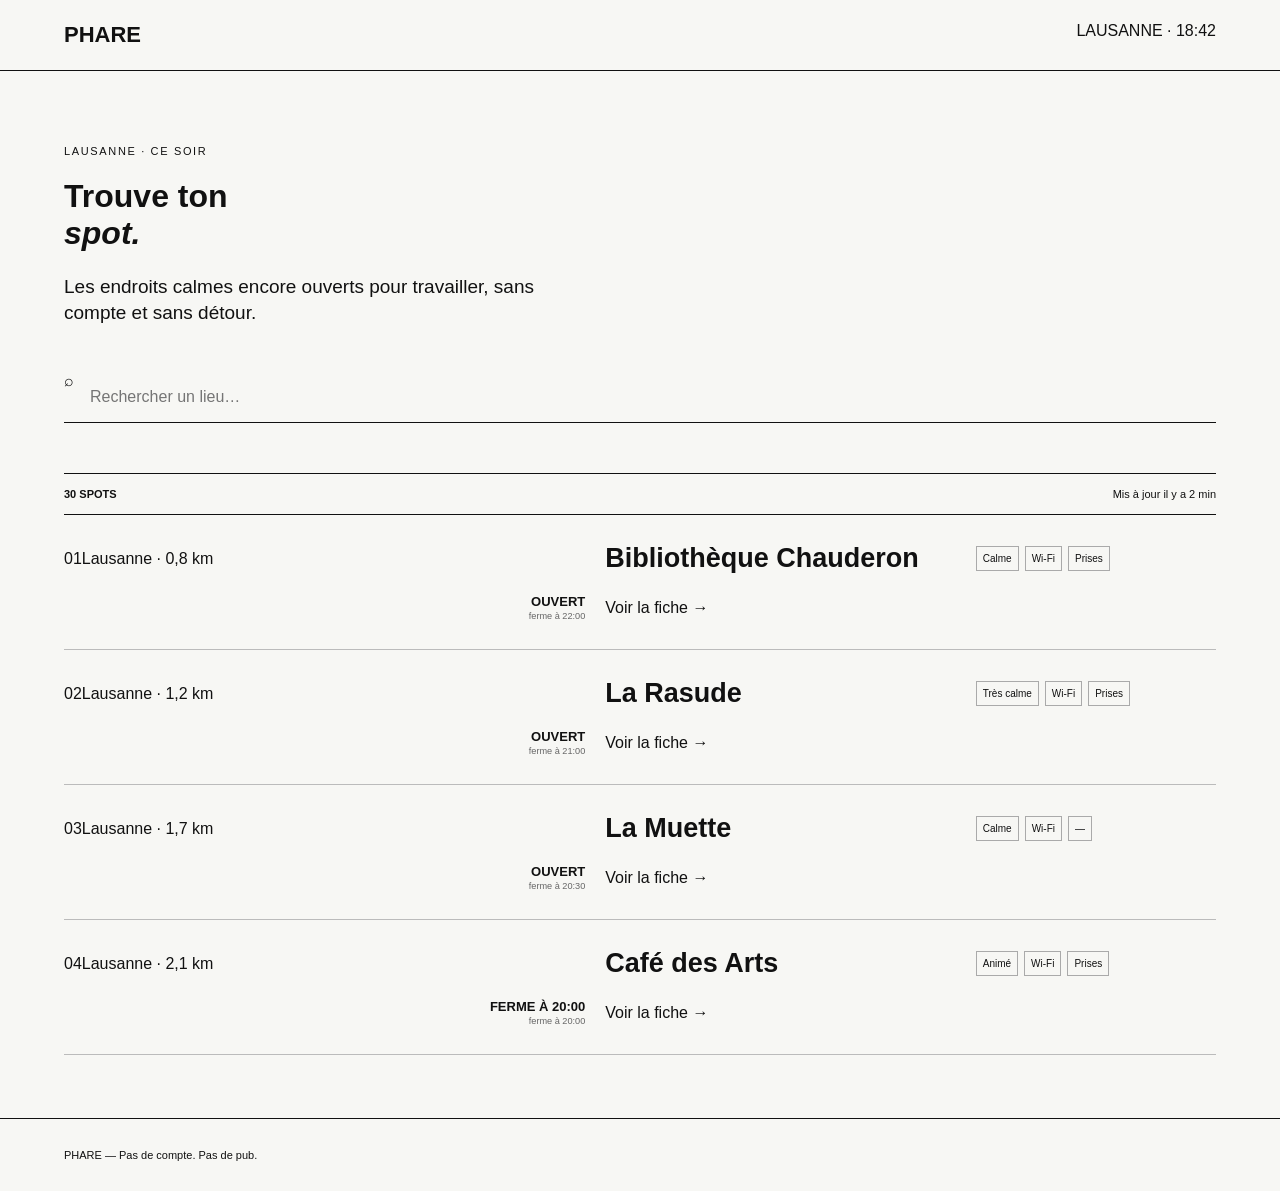
<file: appilcation/design/01-minimal/index.html>
<!doctype html><html lang="fr"><head><meta charset="utf-8"><meta name="viewport" content="width=device-width,initial-scale=1"><title>PHARE — Minimal</title><link rel="stylesheet" href="style.css"></head><body><header><div class="logo">PHARE</div><div>LAUSANNE · 18:42</div></header><main><p class="eyebrow">LAUSANNE · CE SOIR</p><h1>Trouve ton<br><i>spot.</i></h1><p class="intro">Les endroits calmes encore ouverts pour travailler, sans compte et sans détour.</p><div class="search"><span>⌕</span><input placeholder="Rechercher un lieu…"></div><div class="bar"><b>30 SPOTS</b><span>Mis à jour il y a 2 min</span></div><section id="spots" class="cards"></section></main><footer>PHARE — Pas de compte. Pas de pub.</footer><script src="data.js"></script><script src="app.js"></script></body></html>
</file>
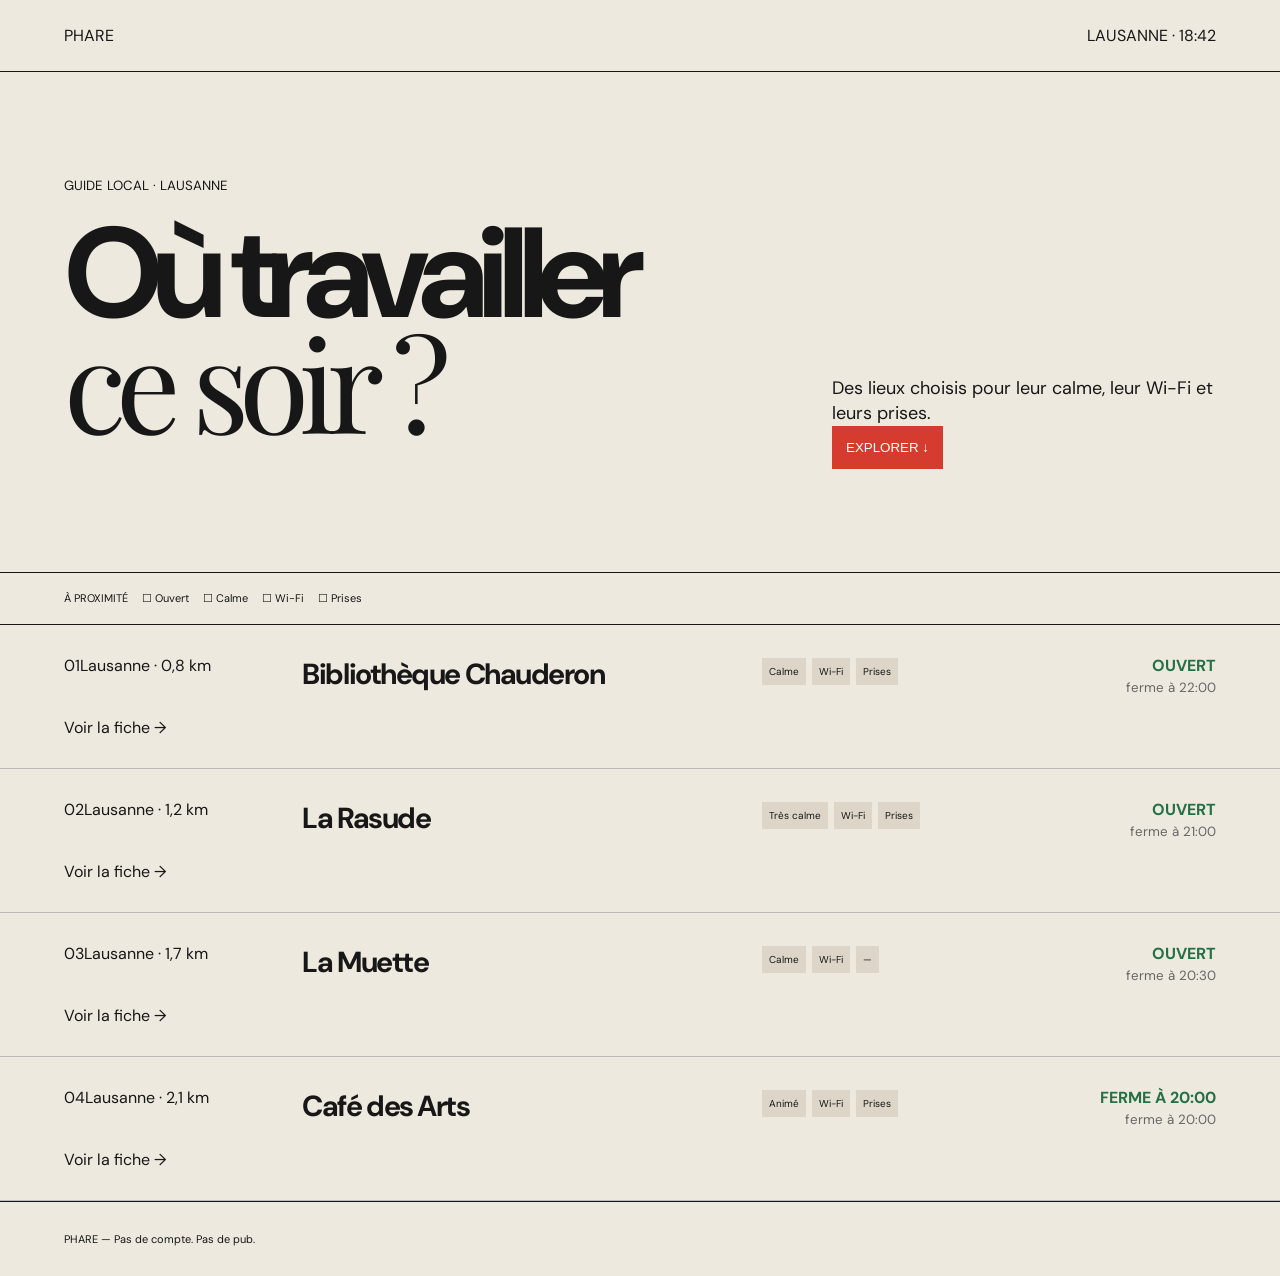
<file: appilcation/design/02-editorial/index.html>
<!doctype html><html lang="fr"><head><meta charset="utf-8"><meta name="viewport" content="width=device-width,initial-scale=1"><title>PHARE — Editorial</title><link rel="stylesheet" href="style.css"></head><body><header><div class="logo">PHARE</div><div>LAUSANNE · 18:42</div></header><main><div class="hero"><div><small>GUIDE LOCAL · LAUSANNE</small><h1>Où travailler<br><span>ce soir ?</span></h1></div><aside>Des lieux choisis pour leur calme, leur Wi-Fi et leurs prises.<br><button class="red">EXPLORER ↓</button></aside></div><div class="filter">À PROXIMITÉ　 ☐ Ouvert　 ☐ Calme　 ☐ Wi-Fi　 ☐ Prises</div><section id="spots" class="cards"></section></main><footer>PHARE — Pas de compte. Pas de pub.</footer><script src="data.js"></script><script src="app.js"></script></body></html>
</file>
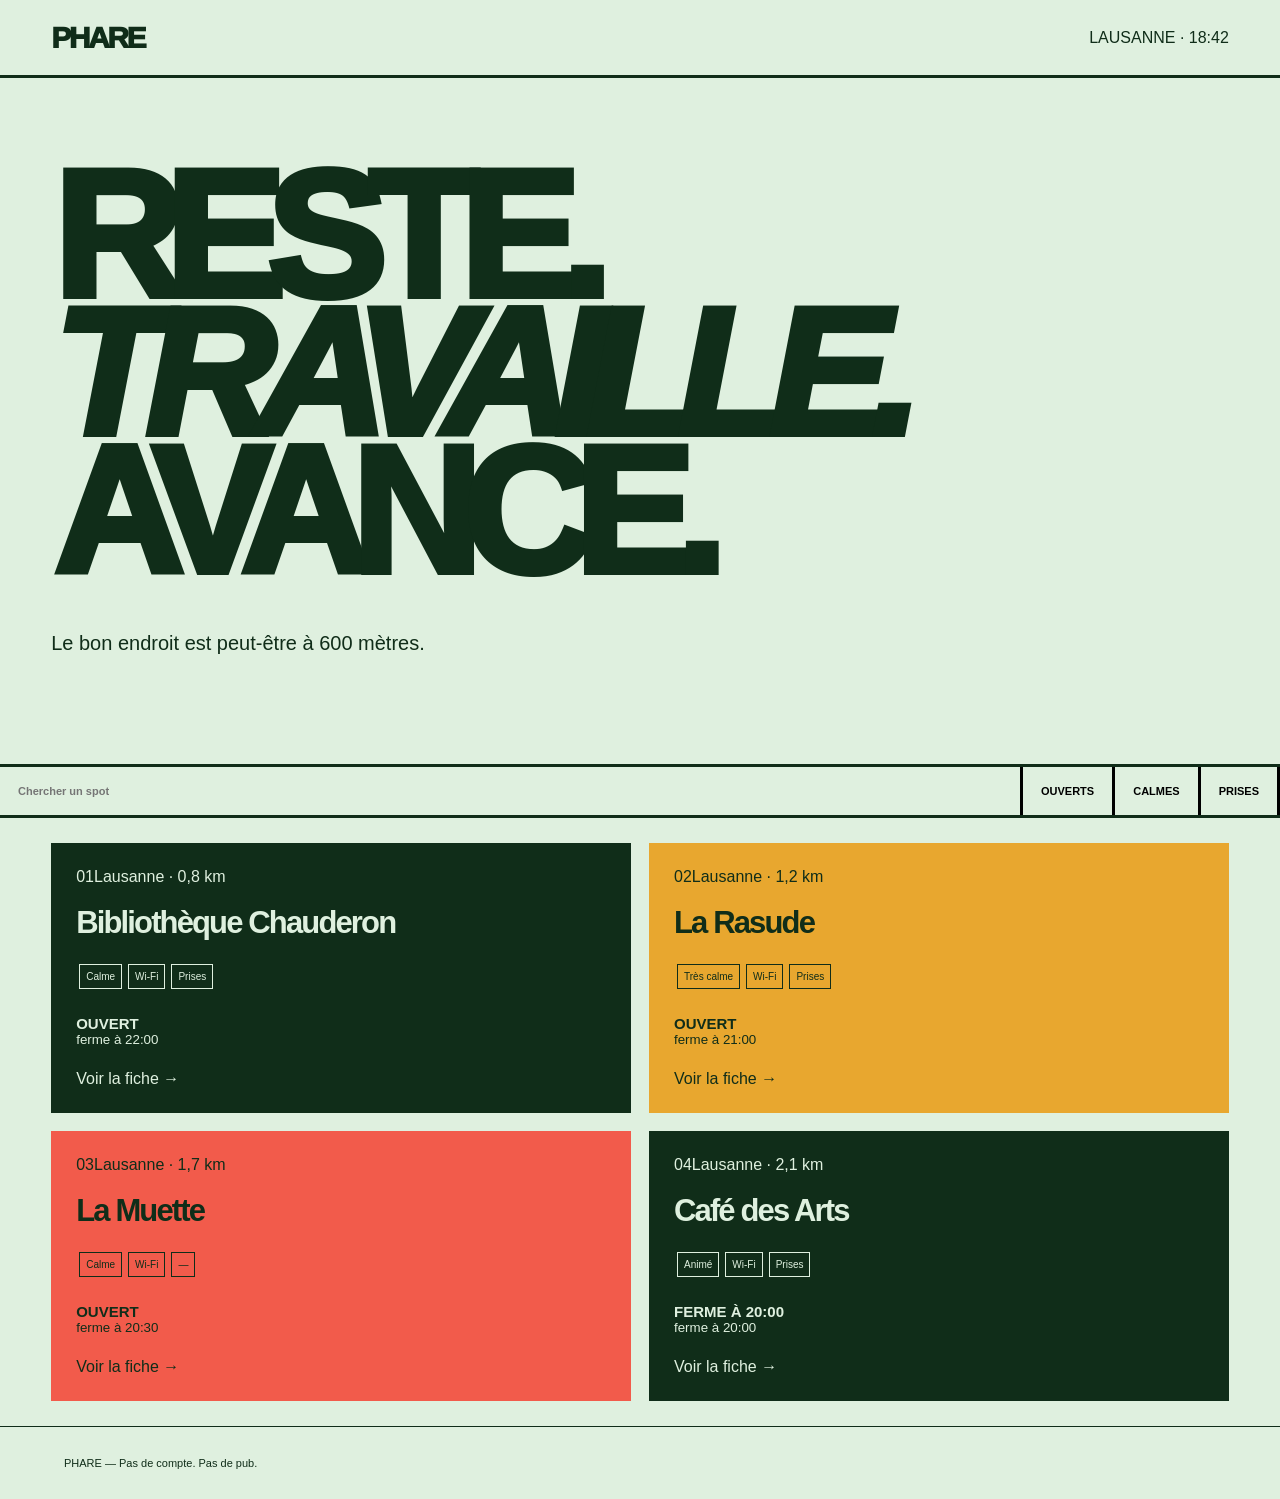
<file: appilcation/design/03-bold/index.html>
<!doctype html><html lang="fr"><head><meta charset="utf-8"><meta name="viewport" content="width=device-width,initial-scale=1"><title>PHARE — Bold</title><link rel="stylesheet" href="style.css"></head><body><header><div class="logo">PHARE</div><div>LAUSANNE · 18:42</div></header><main><div class="hero"><h1>RESTE.<br><span>TRAVAILLE.</span><br>AVANCE.</h1><p>Le bon endroit est peut-être à 600 mètres.</p></div><div class="controls"><input placeholder="Chercher un spot"><button>OUVERTS</button><button>CALMES</button><button>PRISES</button></div><section id="spots" class="cards"></section></main><footer>PHARE — Pas de compte. Pas de pub.</footer><script src="data.js"></script><script src="app.js"></script></body></html>
</file>
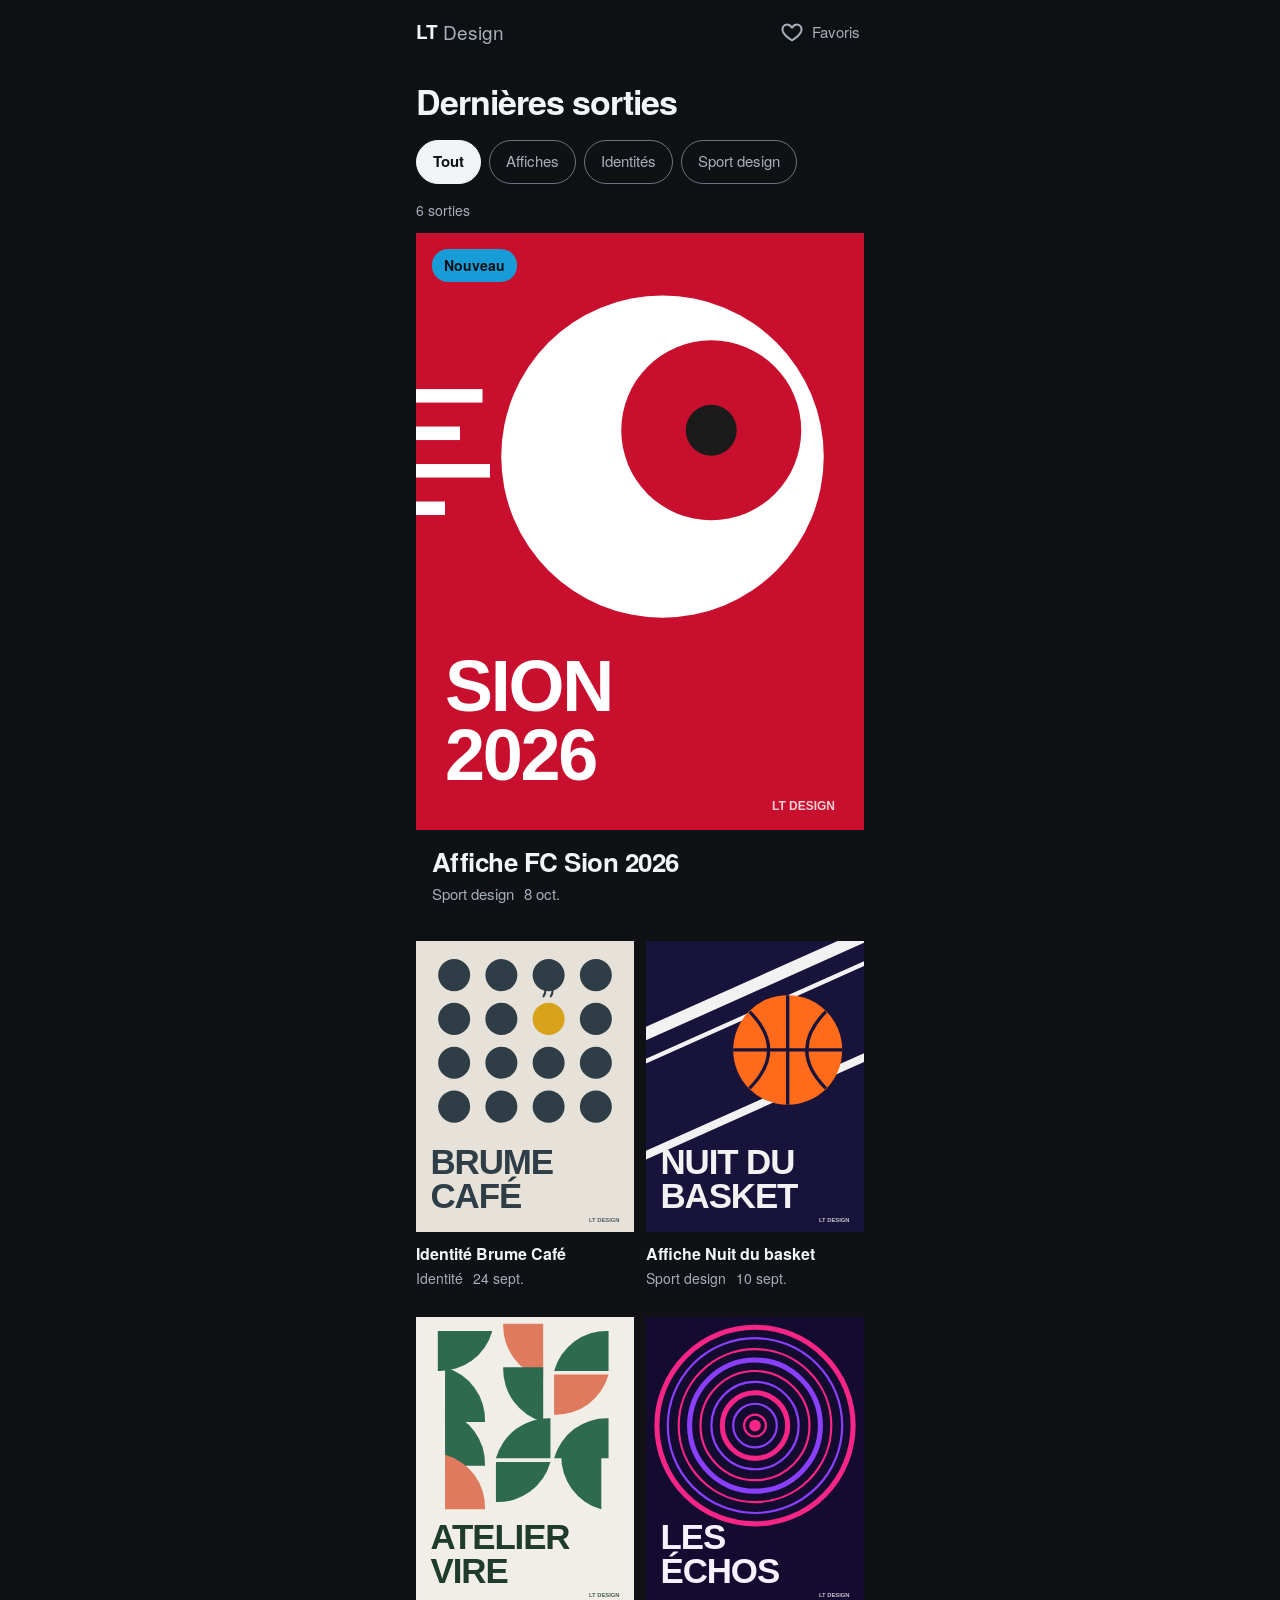
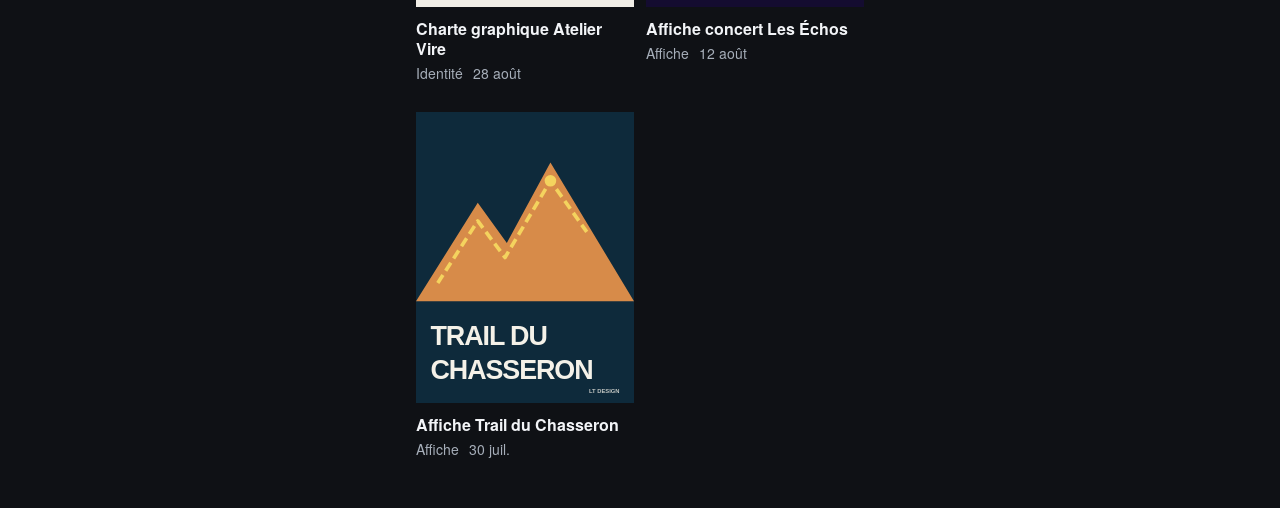
<file: application/Design/propositions/01-nuit/index.html>
<!doctype html>
<html lang="fr">
<head>
<meta charset="utf-8">
<meta name="viewport" content="width=device-width, initial-scale=1, viewport-fit=cover">
<title>LT-design app</title>
<meta name="description" content="Prototype LT-design app, proposition Nuit">
<meta name="theme-color" content="#0F1115">
<link rel="stylesheet" href="../commun/base.css">
<link rel="stylesheet" href="style.css">
</head>
<body>
<a class="lien-evitement" href="#contenu">Aller au contenu</a>
<div class="app">
  <header class="barre">
    <a class="logo" href="#/" aria-label="LT Design, dernières sorties"><span class="logo-lt">LT</span><span class="logo-design">Design</span></a>
    <a class="lien-favoris" href="#/favoris"><svg class="icone" viewBox="0 0 24 24" aria-hidden="true" focusable="false"><path d="M12 20.3s-7.4-4.5-9.2-9C1.6 8 3.6 4.6 7 4.6c2 0 3.6 1.1 5 3 1.4-1.9 3-3 5-3 3.4 0 5.4 3.4 4.2 6.7-1.8 4.5-9.2 9-9.2 9z"/></svg><span>Favoris</span></a>
  </header>
  <main id="contenu" class="contenu" tabindex="-1"></main>
</div>

<div id="toast" class="toast" role="status" aria-live="polite"></div>

<dialog id="visionneuse" class="visionneuse" aria-labelledby="vis-titre">
  <div class="vis-tete">
    <p id="vis-titre" class="vis-titre">Image</p>
    <button type="button" class="vis-fermer" data-vis="fermer"><svg class="icone" viewBox="0 0 24 24" aria-hidden="true" focusable="false"><path d="M6 6l12 12M18 6L6 18"/></svg><span>Fermer</span></button>
  </div>
  <div class="vis-centre">
    <div class="vis-scene" tabindex="0" aria-label="Image en plein écran"><img class="vis-img" alt=""></div>
    <!-- Flèches d'image sur les côtés, de forme différente du « retour » de la fiche (test utilisateur, T3) -->
    <button type="button" class="vis-btn vis-precedent" data-vis="precedent" aria-label="Image précédente"><svg class="icone" viewBox="0 0 24 24" aria-hidden="true" focusable="false"><path d="M19 12H5M11 6l-6 6 6 6"/></svg></button>
    <button type="button" class="vis-btn vis-suivant" data-vis="suivant" aria-label="Image suivante"><svg class="icone" viewBox="0 0 24 24" aria-hidden="true" focusable="false"><path d="M5 12h14M13 6l6 6-6 6"/></svg></button>
  </div>
  <div class="vis-commandes">
    <button type="button" class="vis-btn" data-vis="moins" aria-label="Dézoomer"><svg class="icone" viewBox="0 0 24 24" aria-hidden="true" focusable="false"><path d="M6 12h12"/></svg></button>
    <span class="vis-zoom" aria-live="polite">100 %</span>
    <button type="button" class="vis-btn" data-vis="plus" aria-label="Zoomer"><svg class="icone" viewBox="0 0 24 24" aria-hidden="true" focusable="false"><path d="M12 6v12M6 12h12"/></svg></button>
  </div>
</dialog>

<noscript><p>Ce prototype a besoin de JavaScript pour afficher les sorties.</p></noscript>
<script src="../commun/data.js"></script>
<script src="../commun/app.js"></script>
</body>
</html>
</file>
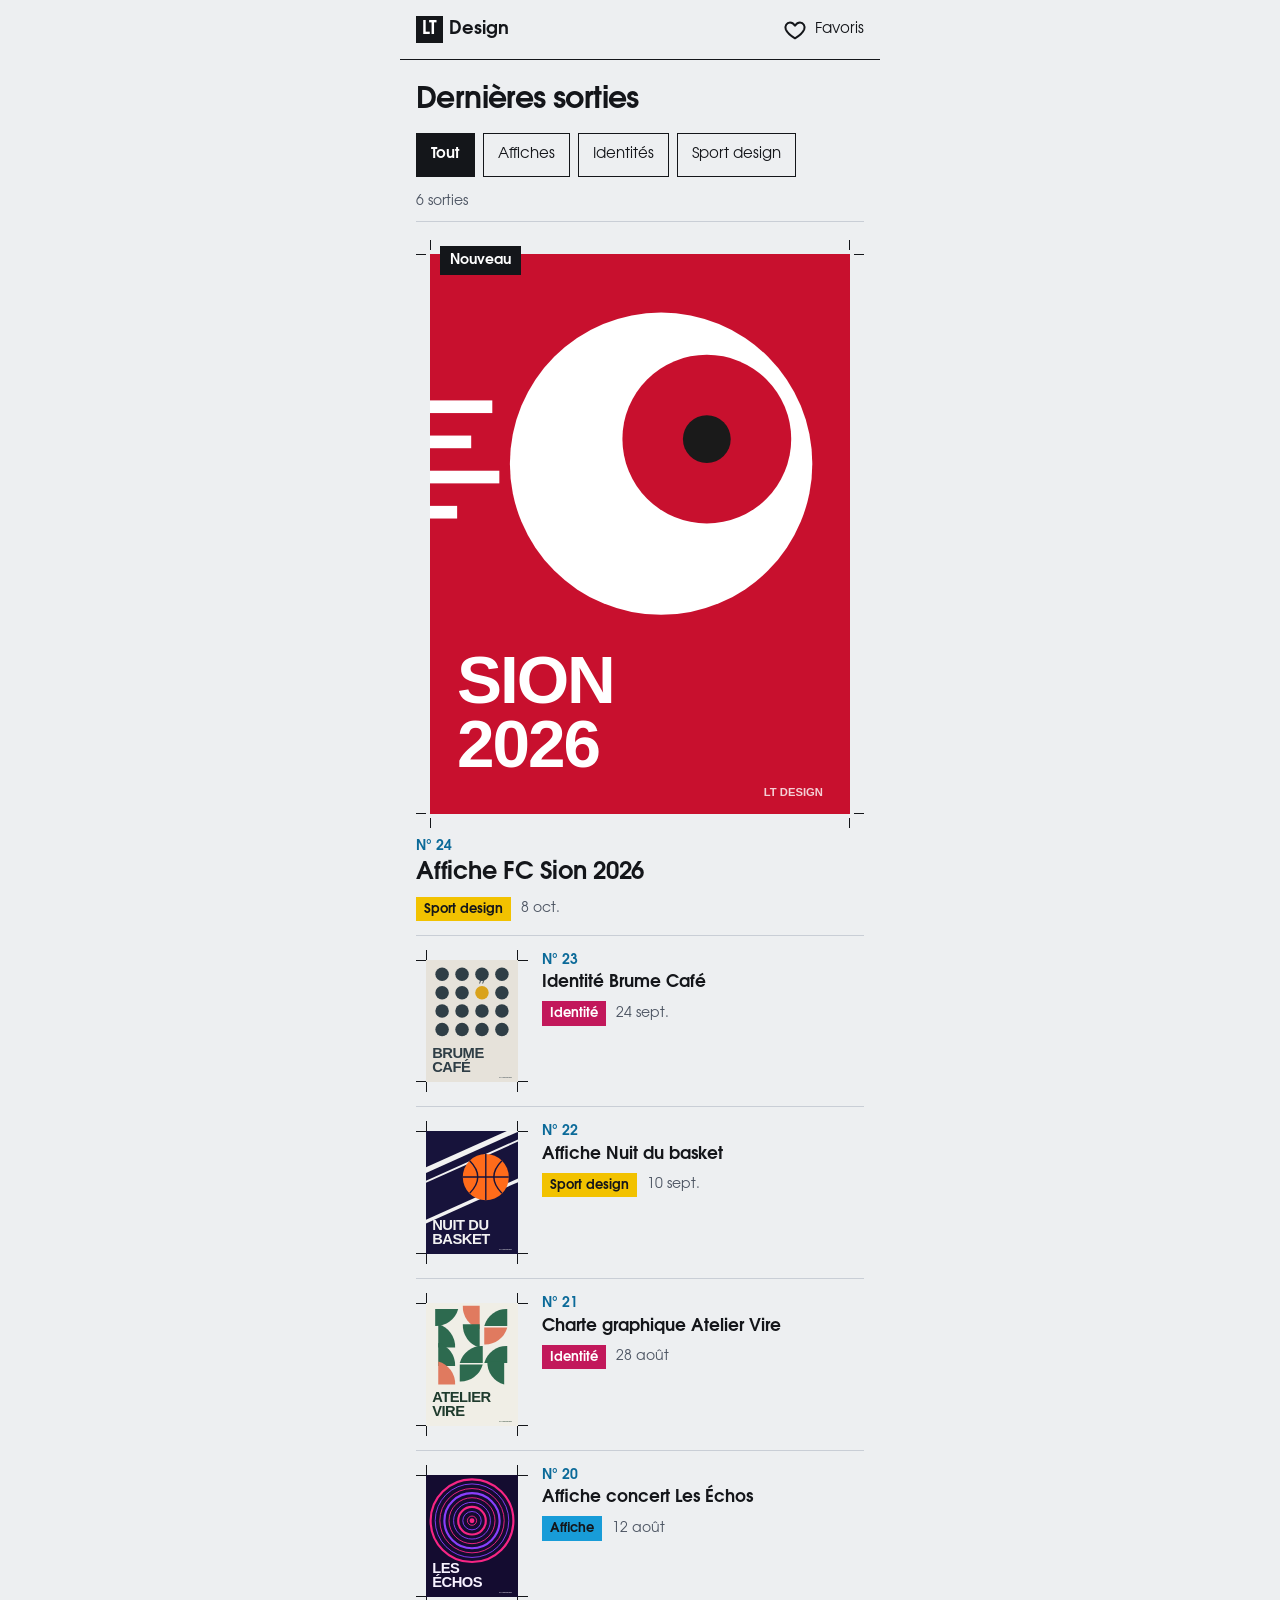
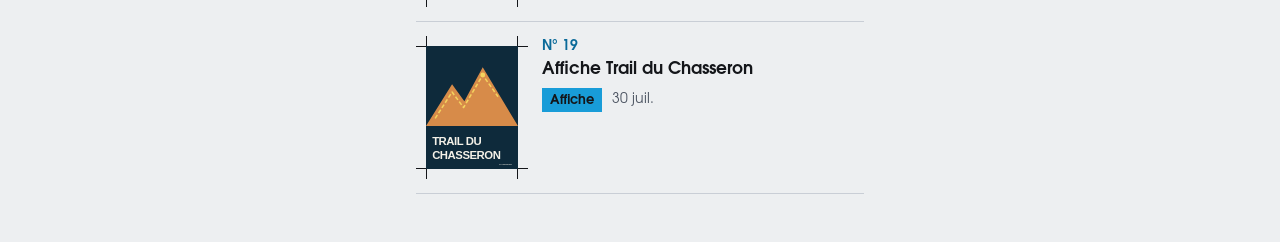
<file: application/Design/propositions/02-epreuve/index.html>
<!doctype html>
<html lang="fr">
<head>
<meta charset="utf-8">
<meta name="viewport" content="width=device-width, initial-scale=1, viewport-fit=cover">
<title>LT-design app</title>
<meta name="description" content="Prototype LT-design app, proposition Épreuve">
<meta name="theme-color" content="#EDEFF1">
<link rel="stylesheet" href="../commun/base.css">
<link rel="stylesheet" href="style.css">
</head>
<body>
<a class="lien-evitement" href="#contenu">Aller au contenu</a>
<div class="app">
  <header class="barre">
    <a class="logo" href="#/" aria-label="LT Design, dernières sorties"><span class="logo-lt">LT</span><span class="logo-design">Design</span></a>
    <a class="lien-favoris" href="#/favoris"><svg class="icone" viewBox="0 0 24 24" aria-hidden="true" focusable="false"><path d="M12 20.3s-7.4-4.5-9.2-9C1.6 8 3.6 4.6 7 4.6c2 0 3.6 1.1 5 3 1.4-1.9 3-3 5-3 3.4 0 5.4 3.4 4.2 6.7-1.8 4.5-9.2 9-9.2 9z"/></svg><span>Favoris</span></a>
  </header>
  <main id="contenu" class="contenu" tabindex="-1"></main>
</div>

<div id="toast" class="toast" role="status" aria-live="polite"></div>

<dialog id="visionneuse" class="visionneuse" aria-labelledby="vis-titre">
  <div class="vis-tete">
    <p id="vis-titre" class="vis-titre">Image</p>
    <button type="button" class="vis-fermer" data-vis="fermer"><svg class="icone" viewBox="0 0 24 24" aria-hidden="true" focusable="false"><path d="M6 6l12 12M18 6L6 18"/></svg><span>Fermer</span></button>
  </div>
  <div class="vis-centre">
    <div class="vis-scene" tabindex="0" aria-label="Image en plein écran"><img class="vis-img" alt=""></div>
    <!-- Flèches d'image sur les côtés, de forme différente du « retour » de la fiche (test utilisateur, T3) -->
    <button type="button" class="vis-btn vis-precedent" data-vis="precedent" aria-label="Image précédente"><svg class="icone" viewBox="0 0 24 24" aria-hidden="true" focusable="false"><path d="M19 12H5M11 6l-6 6 6 6"/></svg></button>
    <button type="button" class="vis-btn vis-suivant" data-vis="suivant" aria-label="Image suivante"><svg class="icone" viewBox="0 0 24 24" aria-hidden="true" focusable="false"><path d="M5 12h14M13 6l6 6-6 6"/></svg></button>
  </div>
  <div class="vis-commandes">
    <button type="button" class="vis-btn" data-vis="moins" aria-label="Dézoomer"><svg class="icone" viewBox="0 0 24 24" aria-hidden="true" focusable="false"><path d="M6 12h12"/></svg></button>
    <span class="vis-zoom" aria-live="polite">100 %</span>
    <button type="button" class="vis-btn" data-vis="plus" aria-label="Zoomer"><svg class="icone" viewBox="0 0 24 24" aria-hidden="true" focusable="false"><path d="M12 6v12M6 12h12"/></svg></button>
  </div>
</dialog>

<noscript><p>Ce prototype a besoin de JavaScript pour afficher les sorties.</p></noscript>
<script src="../commun/data.js"></script>
<script src="../commun/app.js"></script>
</body>
</html>
</file>
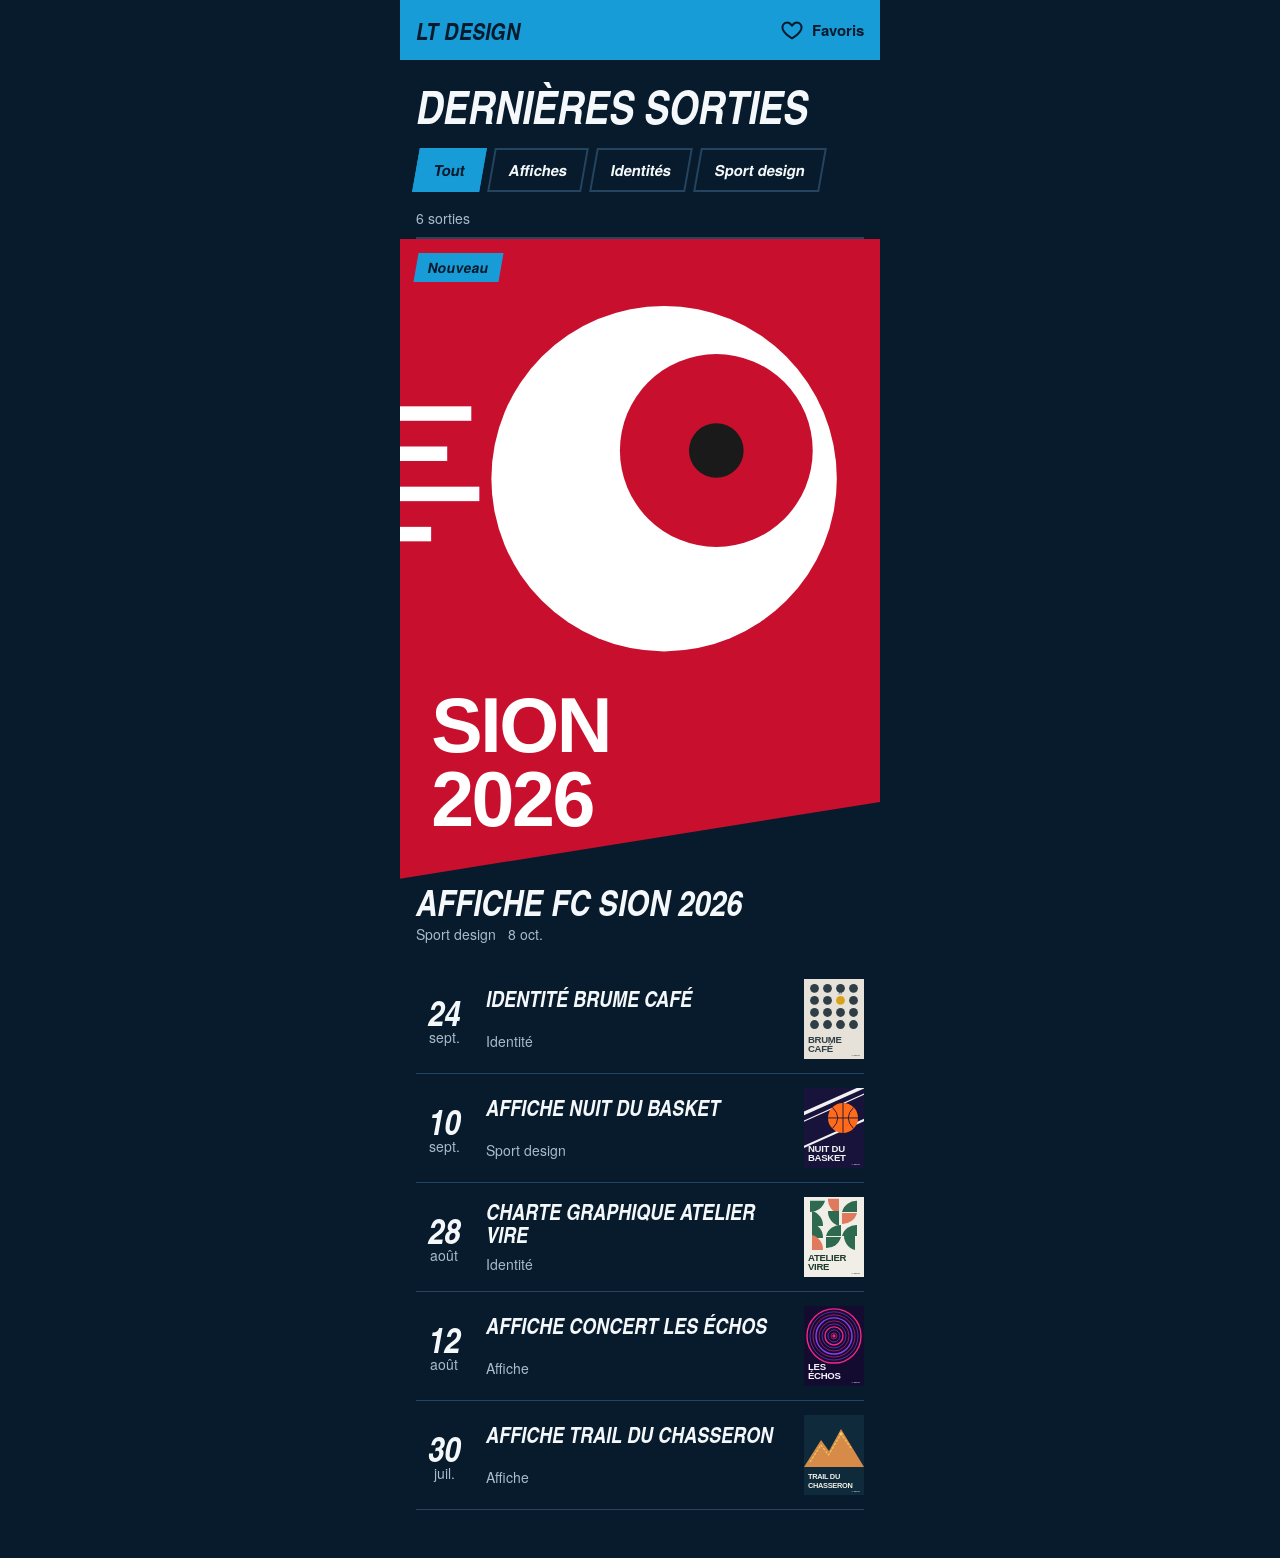
<file: application/Design/propositions/03-match/index.html>
<!doctype html>
<html lang="fr">
<head>
<meta charset="utf-8">
<meta name="viewport" content="width=device-width, initial-scale=1, viewport-fit=cover">
<title>LT-design app</title>
<meta name="description" content="Prototype LT-design app, proposition Match">
<meta name="theme-color" content="#189CD8">
<link rel="stylesheet" href="../commun/base.css">
<link rel="stylesheet" href="style.css">
</head>
<body>
<a class="lien-evitement" href="#contenu">Aller au contenu</a>
<div class="app">
  <header class="barre">
    <a class="logo" href="#/" aria-label="LT Design, dernières sorties"><span class="logo-lt">LT</span><span class="logo-design">Design</span></a>
    <a class="lien-favoris" href="#/favoris"><svg class="icone" viewBox="0 0 24 24" aria-hidden="true" focusable="false"><path d="M12 20.3s-7.4-4.5-9.2-9C1.6 8 3.6 4.6 7 4.6c2 0 3.6 1.1 5 3 1.4-1.9 3-3 5-3 3.4 0 5.4 3.4 4.2 6.7-1.8 4.5-9.2 9-9.2 9z"/></svg><span>Favoris</span></a>
  </header>
  <main id="contenu" class="contenu" tabindex="-1"></main>
</div>

<div id="toast" class="toast" role="status" aria-live="polite"></div>

<dialog id="visionneuse" class="visionneuse" aria-labelledby="vis-titre">
  <div class="vis-tete">
    <p id="vis-titre" class="vis-titre">Image</p>
    <button type="button" class="vis-fermer" data-vis="fermer"><svg class="icone" viewBox="0 0 24 24" aria-hidden="true" focusable="false"><path d="M6 6l12 12M18 6L6 18"/></svg><span>Fermer</span></button>
  </div>
  <div class="vis-centre">
    <div class="vis-scene" tabindex="0" aria-label="Image en plein écran"><img class="vis-img" alt=""></div>
    <!-- Flèches d'image sur les côtés, de forme différente du « retour » de la fiche (test utilisateur, T3) -->
    <button type="button" class="vis-btn vis-precedent" data-vis="precedent" aria-label="Image précédente"><svg class="icone" viewBox="0 0 24 24" aria-hidden="true" focusable="false"><path d="M19 12H5M11 6l-6 6 6 6"/></svg></button>
    <button type="button" class="vis-btn vis-suivant" data-vis="suivant" aria-label="Image suivante"><svg class="icone" viewBox="0 0 24 24" aria-hidden="true" focusable="false"><path d="M5 12h14M13 6l6 6-6 6"/></svg></button>
  </div>
  <div class="vis-commandes">
    <button type="button" class="vis-btn" data-vis="moins" aria-label="Dézoomer"><svg class="icone" viewBox="0 0 24 24" aria-hidden="true" focusable="false"><path d="M6 12h12"/></svg></button>
    <span class="vis-zoom" aria-live="polite">100 %</span>
    <button type="button" class="vis-btn" data-vis="plus" aria-label="Zoomer"><svg class="icone" viewBox="0 0 24 24" aria-hidden="true" focusable="false"><path d="M12 6v12M6 12h12"/></svg></button>
  </div>
</dialog>

<noscript><p>Ce prototype a besoin de JavaScript pour afficher les sorties.</p></noscript>
<script src="../commun/data.js"></script>
<script src="../commun/app.js"></script>
</body>
</html>
</file>
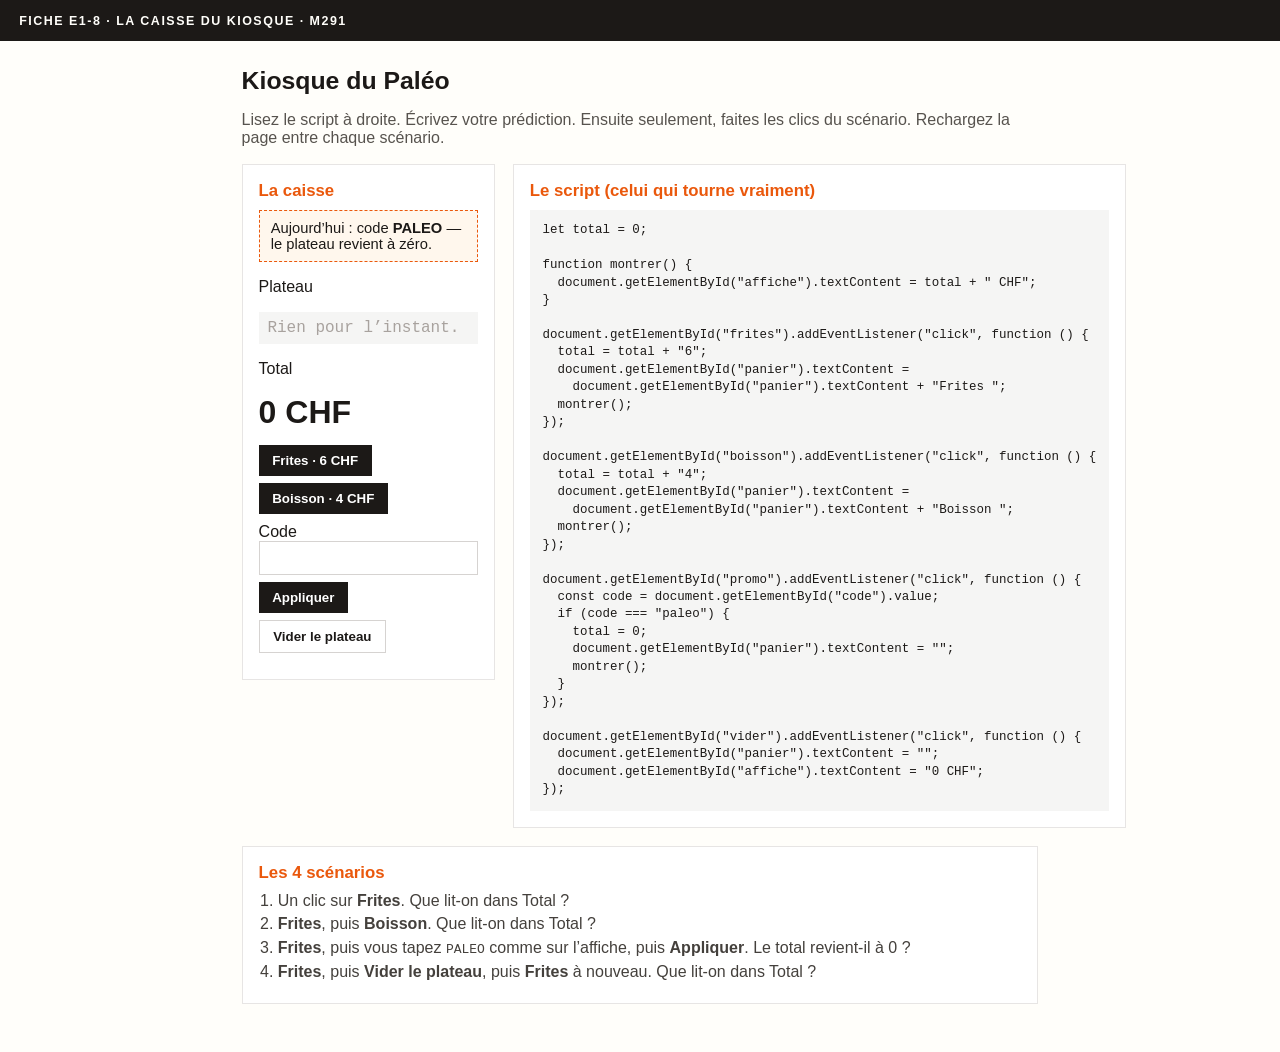
<file: caisse.html>
<!DOCTYPE html>
<html lang="fr">
<head>
  <meta charset="utf-8">
  <meta name="viewport" content="width=device-width, initial-scale=1">
  <title>e1-8 — La caisse du kiosque</title>
  <style>
    :root { --ink:#1c1917; --band:#1c1917; --accent:#ea580c; --bg:#fffefa; --paper:#f5f5f4; }
    * { box-sizing: border-box; }
    body { margin:0; font-family: Arial, Helvetica, sans-serif; background:var(--bg); color:var(--ink); }
    header { background:var(--band); color:#fffefa; padding:0.85rem 1.2rem; letter-spacing:.12em; text-transform:uppercase; font-size:.78rem; font-weight:700; }
    main { max-width: 52rem; margin:0 auto; padding:1.4rem 1.1rem 3rem; }
    h1 { font-size:1.55rem; margin:.2rem 0 .45rem; }
    .lead { color:#57534e; margin-bottom:1.1rem; }
    .grid { display:grid; gap:1.1rem; }
    @media (min-width: 720px) { .grid { grid-template-columns: 1fr 1.15fr; align-items:start; } }
    .card { background:#fff; border:1px solid #e7e5e4; padding:1rem 1rem 1.05rem; }
    .card h2 { margin:0 0 .55rem; font-size:1.05rem; color:var(--accent); }
    .affiche-code { background:#fff7ed; border:1px dashed #ea580c; padding:.55rem .7rem; margin:0 0 .8rem; font-size:.92rem; }
    .panier { min-height:1.4rem; margin:.2rem 0 .7rem; padding:.45rem .55rem; background:var(--paper); font-family: ui-monospace, monospace; }
    .panier:empty::before { content:"Rien pour l’instant."; color:#a8a29e; }
    .total { font-size:2rem; font-weight:700; margin:.15rem 0 .85rem; }
    .row { display:flex; flex-wrap:wrap; gap:.45rem; margin-bottom:.55rem; }
    button { background:var(--band); color:#fff; border:0; padding:.5rem .85rem; font-weight:700; cursor:pointer; }
    button:hover { background:var(--accent); }
    button.ghost { background:#fff; color:var(--ink); border:1px solid #d6d3d1; }
    button.ghost:hover { border-color:var(--accent); color:var(--accent); background:#fff; }
    input { font:inherit; padding:.45rem .55rem; border:1px solid #d6d3d1; min-width:8rem; }
    pre { background:var(--paper); padding:.75rem .8rem; overflow:auto; font-size:.78rem; line-height:1.4; margin:0; }
    ol { margin:.3rem 0 0; padding-left:1.2rem; color:#44403c; }
    ol li { margin:0 0 .35rem; }
  </style>
</head>
<body>
  <header>Fiche e1-8 · La caisse du kiosque · M291</header>
  <main>
    <h1>Kiosque du Paléo</h1>
    <p class="lead">Lisez le script à droite. Écrivez votre prédiction. Ensuite seulement, faites les clics du scénario. Rechargez la page entre chaque scénario.</p>

    <div class="grid">
      <section class="card">
        <h2>La caisse</h2>
        <p class="affiche-code">Aujourd’hui : code <strong>PALEO</strong> — le plateau revient à zéro.</p>
        <p>Plateau</p>
        <p class="panier" id="panier"></p>
        <p>Total</p>
        <p class="total" id="affiche">0 CHF</p>
        <div class="row">
          <button type="button" id="frites">Frites · 6 CHF</button>
          <button type="button" id="boisson">Boisson · 4 CHF</button>
        </div>
        <div class="row">
          <label>Code <input id="code" type="text" autocomplete="off" spellcheck="false"></label>
          <button type="button" id="promo">Appliquer</button>
          <button type="button" class="ghost" id="vider">Vider le plateau</button>
        </div>
      </section>

      <section class="card">
        <h2>Le script (celui qui tourne vraiment)</h2>
        <pre>let total = 0;

function montrer() {
  document.getElementById("affiche").textContent = total + " CHF";
}

document.getElementById("frites").addEventListener("click", function () {
  total = total + "6";
  document.getElementById("panier").textContent =
    document.getElementById("panier").textContent + "Frites ";
  montrer();
});

document.getElementById("boisson").addEventListener("click", function () {
  total = total + "4";
  document.getElementById("panier").textContent =
    document.getElementById("panier").textContent + "Boisson ";
  montrer();
});

document.getElementById("promo").addEventListener("click", function () {
  const code = document.getElementById("code").value;
  if (code === "paleo") {
    total = 0;
    document.getElementById("panier").textContent = "";
    montrer();
  }
});

document.getElementById("vider").addEventListener("click", function () {
  document.getElementById("panier").textContent = "";
  document.getElementById("affiche").textContent = "0 CHF";
});</pre>
      </section>
    </div>

    <section class="card" style="margin-top:1.1rem;">
      <h2>Les 4 scénarios</h2>
      <ol>
        <li>Un clic sur <strong>Frites</strong>. Que lit-on dans Total ?</li>
        <li><strong>Frites</strong>, puis <strong>Boisson</strong>. Que lit-on dans Total ?</li>
        <li><strong>Frites</strong>, puis vous tapez <code>PALEO</code> comme sur l’affiche, puis <strong>Appliquer</strong>. Le total revient-il à 0 ?</li>
        <li><strong>Frites</strong>, puis <strong>Vider le plateau</strong>, puis <strong>Frites</strong> à nouveau. Que lit-on dans Total ?</li>
      </ol>
    </section>
  </main>
  <script>
    let total = 0;

    function montrer() {
      document.getElementById("affiche").textContent = total + " CHF";
    }

    document.getElementById("frites").addEventListener("click", function () {
      total = total + "6";
      document.getElementById("panier").textContent =
        document.getElementById("panier").textContent + "Frites ";
      montrer();
      console.log("total :", total);
    });

    document.getElementById("boisson").addEventListener("click", function () {
      total = total + "4";
      document.getElementById("panier").textContent =
        document.getElementById("panier").textContent + "Boisson ";
      montrer();
      console.log("total :", total);
    });

    document.getElementById("promo").addEventListener("click", function () {
      const code = document.getElementById("code").value;
      if (code === "paleo") {
        total = 0;
        document.getElementById("panier").textContent = "";
        montrer();
      }
      console.log("code tapé :", JSON.stringify(code));
    });

    document.getElementById("vider").addEventListener("click", function () {
      document.getElementById("panier").textContent = "";
      document.getElementById("affiche").textContent = "0 CHF";
      console.log("plateau vidé, total en mémoire :", total);
    });
  </script>
</body>
</html>
</file>
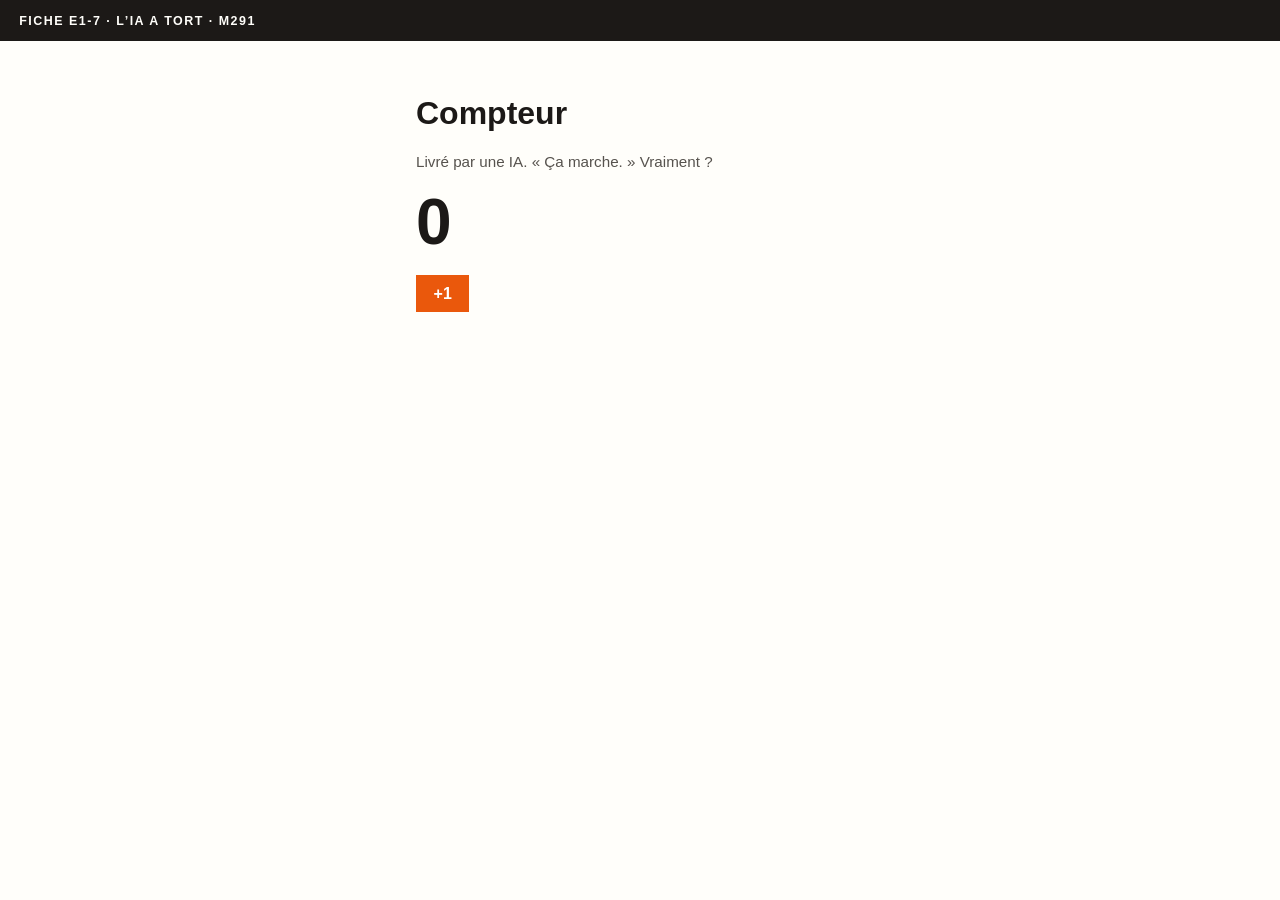
<file: compteur.html>
<!DOCTYPE html>
<html lang="fr">
<head>
  <meta charset="utf-8">
  <meta name="viewport" content="width=device-width, initial-scale=1">
  <title>Compteur — e1-7 (version livrée par l’IA)</title>
  <style>
    body { font-family: Arial, Helvetica, sans-serif; background:#fffefa; color:#1c1917; margin:0; }
    header { background:#1c1917; color:#fffefa; padding:.85rem 1.2rem; letter-spacing:.12em; text-transform:uppercase; font-size:.78rem; font-weight:700; }
    main { max-width: 28rem; margin:0 auto; padding:2rem 1.1rem; }
    .count { font-size: 4rem; font-weight:700; margin:.4rem 0 1rem; }
    button { background:#ea580c; color:#fff; border:0; padding:.6rem 1.1rem; font-size:1rem; font-weight:700; cursor:pointer; }
    .note { color:#57534e; font-size:.95rem; }
  </style>
</head>
<body>
  <header>Fiche e1-7 · L’IA a tort · M291</header>
  <main>
    <h1>Compteur</h1>
    <p class="note">Livré par une IA. « Ça marche. » Vraiment ?</p>
    <p class="count" id="affiche">0</p>
    <button type="button" id="plus">+1</button>
  </main>
  <script>
    // Boîte « n » : le vrai compteur, en mémoire.
    let n = 0;

    const bouton = document.getElementById("plus");

    bouton.addEventListener("click", function () {
      n = n + 1;
      document.getElementById("affiche").textContent = n;
      console.log("n vaut maintenant", n);
    });
  </script>
</body>
</html>
</file>
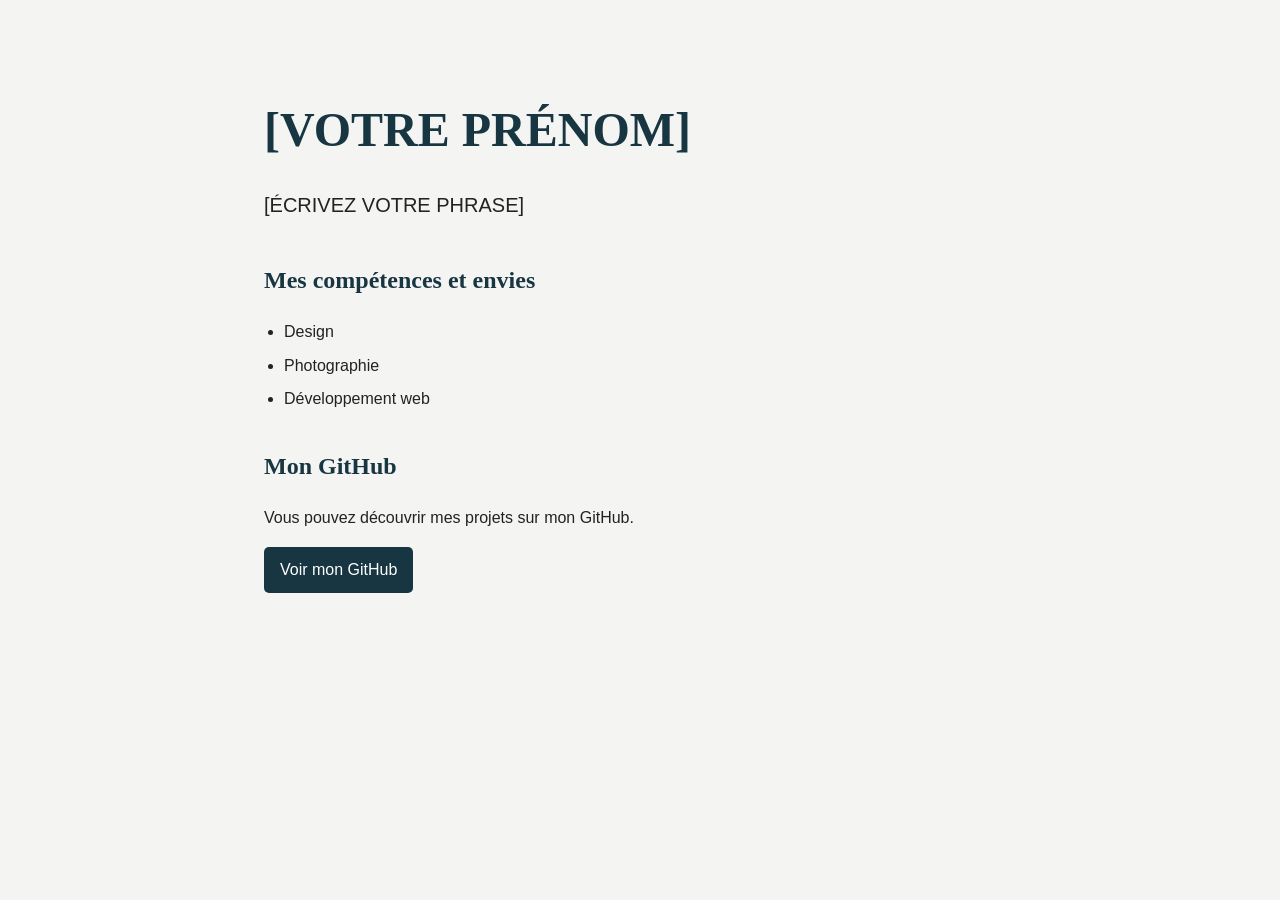
<file: index (2).html>
<!DOCTYPE html>
<html lang="fr">
<head>
    <meta charset="UTF-8">
    <meta name="viewport" content="width=device-width, initial-scale=1.0">
    <title>Présentation de [VOTRE PRÉNOM]</title>

    <style>
        /* Mise en page générale */
        * {
            box-sizing: border-box;
        }

        body {
            margin: 0;
            font-family: Arial, sans-serif;
            background-color: #f4f4f2;
            color: #222222;
            line-height: 1.6;
        }

        main {
            max-width: 800px;
            margin: 0 auto;
            padding: 60px 24px;
        }

        /* Présentation */
        header {
            margin-bottom: 40px;
        }

        h1 {
            margin-bottom: 10px;
            font-family: Georgia, serif;
            font-size: 3rem;
            color: #183642;
        }

        .intro {
            font-size: 1.25rem;
        }

        section {
            margin-bottom: 35px;
        }

        h2 {
            font-family: Georgia, serif;
            color: #183642;
        }

        ul {
            padding-left: 20px;
        }

        li {
            margin-bottom: 8px;
        }

        a {
            display: inline-block;
            padding: 10px 16px;
            background-color: #183642;
            color: white;
            text-decoration: none;
            border-radius: 5px;
        }

        a:hover {
            background-color: #285565;
        }

        /* Adaptation pour les petits écrans */
        @media (max-width: 600px) {
            main {
                padding: 40px 20px;
            }

            h1 {
                font-size: 2.2rem;
            }

            .intro {
                font-size: 1.1rem;
            }
        }
    </style>
</head>

<body>

    <main>
        <header>
            <h1>[VOTRE PRÉNOM]</h1>

            <p class="intro">
                [ÉCRIVEZ VOTRE PHRASE]
            </p>
        </header>

        <section>
            <h2>Mes compétences et envies</h2>

            <ul>
                <li>Design</li>
                <li>Photographie</li>
                <li>Développement web</li>
            </ul>
        </section>

        <section>
            <h2>Mon GitHub</h2>

            <p>
                Vous pouvez découvrir mes projets sur mon GitHub.
            </p>

            <a href="https://github.com/[VOTRE-PSEUDO]" target="_blank">
                Voir mon GitHub
            </a>
        </section>
    </main>

</body>
</html>
</file>
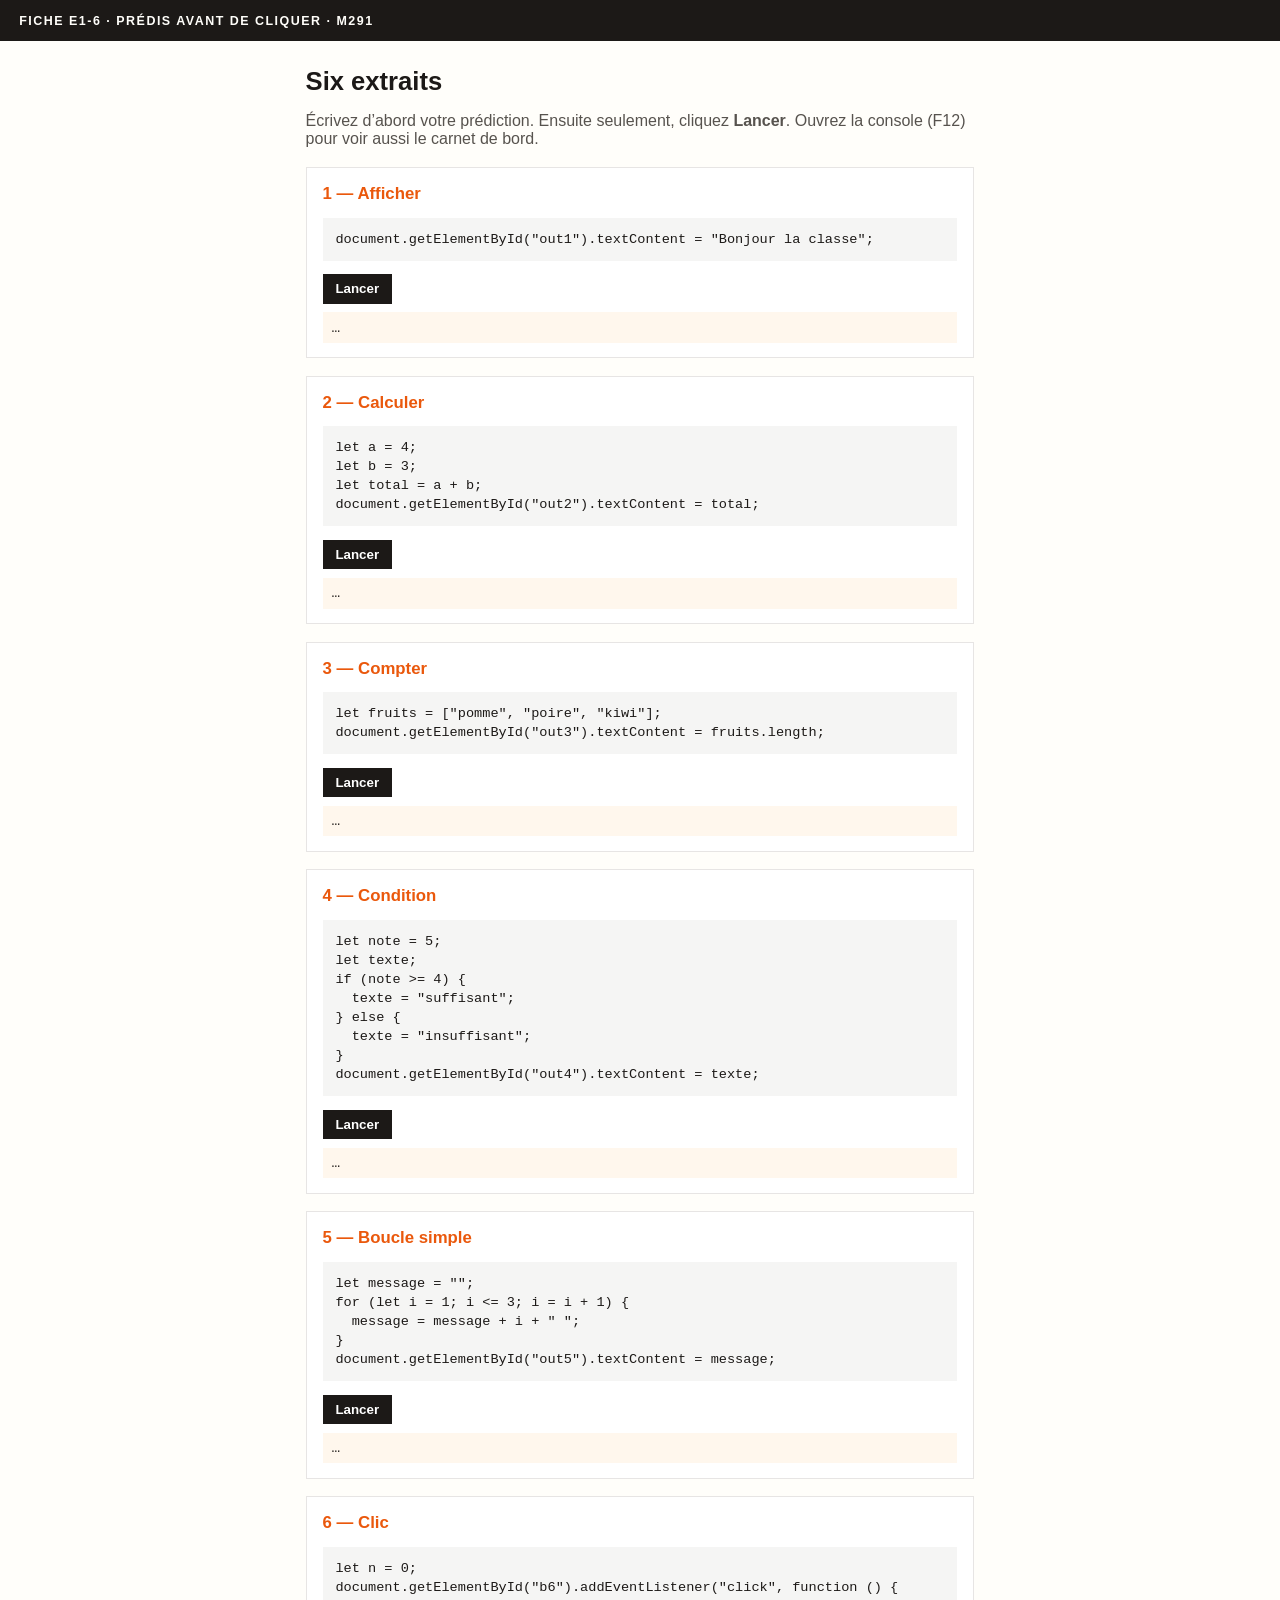
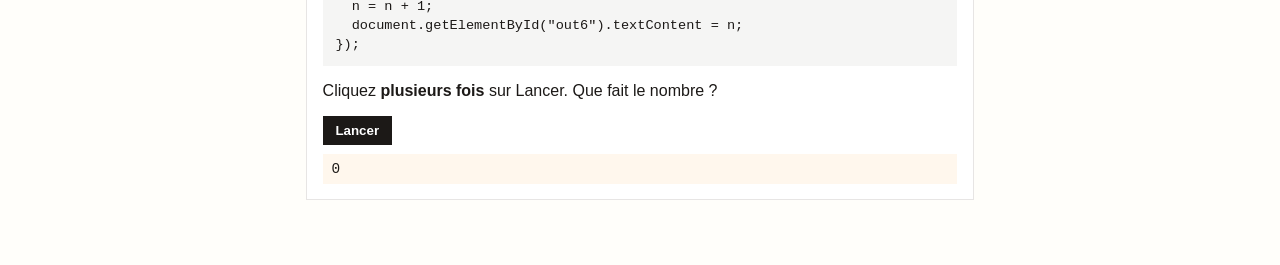
<file: six-extraits.html>
<!DOCTYPE html>
<html lang="fr">
<head>
  <meta charset="utf-8">
  <meta name="viewport" content="width=device-width, initial-scale=1">
  <title>e1-6 — Prédis avant de cliquer</title>
  <style>
    :root { --ink:#1c1917; --band:#1c1917; --accent:#ea580c; --bg:#fffefa; --paper:#f5f5f4; }
    * { box-sizing: border-box; }
    body { margin:0; font-family: Arial, Helvetica, sans-serif; background:var(--bg); color:var(--ink); }
    header { background:var(--band); color:#fffefa; padding:0.85rem 1.2rem; letter-spacing:.12em; text-transform:uppercase; font-size:.78rem; font-weight:700; }
    main { max-width: 44rem; margin:0 auto; padding:1.4rem 1.1rem 3rem; }
    h1 { font-size:1.6rem; margin:.2rem 0 0.6rem; }
    .lead { color:#57534e; margin-bottom:1.2rem; }
    article { background:#fff; border:1px solid #e7e5e4; margin:0 0 1.1rem; padding:1rem 1rem 0.9rem; }
    article h2 { margin:0 0 .4rem; font-size:1.05rem; color:var(--accent); }
    pre { background:var(--paper); padding:.75rem .8rem; overflow:auto; font-size:.85rem; line-height:1.4; }
    button { background:var(--band); color:#fff; border:0; padding:.45rem .8rem; font-weight:700; cursor:pointer; }
    button:hover { background:var(--accent); }
    .out { min-height:1.4rem; margin:.55rem 0 0; padding:.45rem .55rem; background:#fff7ed; font-family: ui-monospace, monospace; font-size:.9rem; }
  </style>
</head>
<body>
  <header>Fiche e1-6 · Prédis avant de cliquer · M291</header>
  <main>
    <h1>Six extraits</h1>
    <p class="lead">Écrivez d’abord votre prédiction. Ensuite seulement, cliquez <strong>Lancer</strong>. Ouvrez la console (F12) pour voir aussi le carnet de bord.</p>

    <article>
      <h2>1 — Afficher</h2>
      <pre>document.getElementById("out1").textContent = "Bonjour la classe";</pre>
      <button type="button" id="b1">Lancer</button>
      <div class="out" id="out1">…</div>
    </article>

    <article>
      <h2>2 — Calculer</h2>
      <pre>let a = 4;
let b = 3;
let total = a + b;
document.getElementById("out2").textContent = total;</pre>
      <button type="button" id="b2">Lancer</button>
      <div class="out" id="out2">…</div>
    </article>

    <article>
      <h2>3 — Compter</h2>
      <pre>let fruits = ["pomme", "poire", "kiwi"];
document.getElementById("out3").textContent = fruits.length;</pre>
      <button type="button" id="b3">Lancer</button>
      <div class="out" id="out3">…</div>
    </article>

    <article>
      <h2>4 — Condition</h2>
      <pre>let note = 5;
let texte;
if (note >= 4) {
  texte = "suffisant";
} else {
  texte = "insuffisant";
}
document.getElementById("out4").textContent = texte;</pre>
      <button type="button" id="b4">Lancer</button>
      <div class="out" id="out4">…</div>
    </article>

    <article>
      <h2>5 — Boucle simple</h2>
      <pre>let message = "";
for (let i = 1; i <= 3; i = i + 1) {
  message = message + i + " ";
}
document.getElementById("out5").textContent = message;</pre>
      <button type="button" id="b5">Lancer</button>
      <div class="out" id="out5">…</div>
    </article>

    <article>
      <h2>6 — Clic</h2>
      <pre>let n = 0;
document.getElementById("b6").addEventListener("click", function () {
  n = n + 1;
  document.getElementById("out6").textContent = n;
});</pre>
      <p>Cliquez <strong>plusieurs fois</strong> sur Lancer. Que fait le nombre ?</p>
      <button type="button" id="b6">Lancer</button>
      <div class="out" id="out6">0</div>
    </article>
  </main>
  <script>
    document.getElementById("b1").addEventListener("click", function () {
      document.getElementById("out1").textContent = "Bonjour la classe";
      console.log("extrait 1 : texte affiché");
    });
    document.getElementById("b2").addEventListener("click", function () {
      let a = 4;
      let b = 3;
      let total = a + b;
      document.getElementById("out2").textContent = total;
      console.log("extrait 2 :", total);
    });
    document.getElementById("b3").addEventListener("click", function () {
      let fruits = ["pomme", "poire", "kiwi"];
      document.getElementById("out3").textContent = fruits.length;
      console.log("extrait 3 :", fruits.length);
    });
    document.getElementById("b4").addEventListener("click", function () {
      let note = 5;
      let texte;
      if (note >= 4) {
        texte = "suffisant";
      } else {
        texte = "insuffisant";
      }
      document.getElementById("out4").textContent = texte;
      console.log("extrait 4 :", texte);
    });
    document.getElementById("b5").addEventListener("click", function () {
      let message = "";
      for (let i = 1; i <= 3; i = i + 1) {
        message = message + i + " ";
      }
      document.getElementById("out5").textContent = message;
      console.log("extrait 5 :", message);
    });
    let n = 0;
    document.getElementById("b6").addEventListener("click", function () {
      n = n + 1;
      document.getElementById("out6").textContent = n;
      console.log("extrait 6 :", n);
    });
  </script>
</body>
</html>
</file>
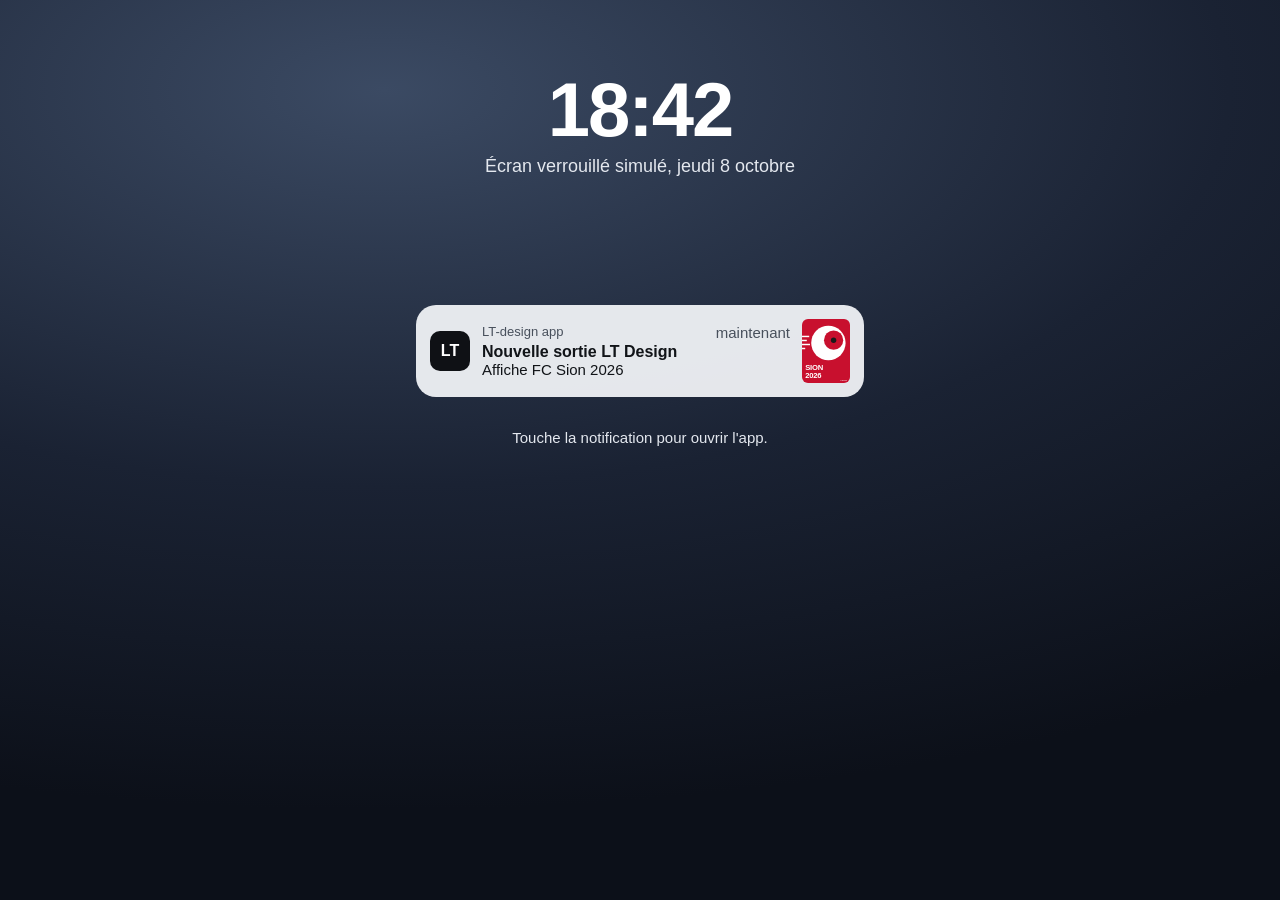
<file: application/Design/propositions/01-nuit/notification.html>
<!doctype html>
<html lang="fr">
<head>
<meta charset="utf-8">
<meta name="viewport" content="width=device-width, initial-scale=1">
<title>Notification simulée | LT-design app</title>
<style>
  *, *::before, *::after { box-sizing: border-box; }
  body {
    margin: 0; min-height: 100vh; display: grid; justify-items: center;
    font-family: -apple-system, "Segoe UI", Roboto, Arial, sans-serif; color: #FFFFFF;
    background: radial-gradient(120% 80% at 30% 10%, #3B4A63 0%, #1A2233 55%, #0C1019 100%);
  }
  main { width: 100%; max-width: 480px; padding: 72px 16px 32px; display: grid; gap: 8px; align-content: start; }
  .heure { margin: 0; text-align: center; font-size: 76px; font-weight: 700; letter-spacing: -2px; line-height: 1; }
  .date { margin: 0 0 120px; text-align: center; font-size: 18px; color: #E4E8EF; }
  .notif {
    display: grid; grid-template-columns: 40px 1fr 48px; gap: 12px; align-items: center;
    padding: 14px; border-radius: 20px; text-decoration: none; color: #111418;
    background: rgb(242 244 247 / .94);
  }
  .notif:focus-visible { outline: 3px solid #FFFFFF; outline-offset: 3px; }
  .notif-icone { width: 40px; height: 40px; border-radius: 10px; display: grid; place-items: center; background: #0F1115; color: #FFFFFF; font-weight: 700; }
  .notif-app { display: flex; justify-content: space-between; font-size: 13px; color: #48505C; }
  .notif strong { display: block; font-size: 16px; margin-top: 2px; }
  .notif-texte span:last-child { font-size: 15px; }
  .notif img { width: 48px; height: 64px; object-fit: cover; border-radius: 6px; }
  .aide { margin: 24px 0 0; text-align: center; font-size: 15px; color: #E4E8EF; }
</style>
</head>
<body>
<main>
  <p class="heure" aria-hidden="true">18:42</p>
  <p class="date">Écran verrouillé simulé, jeudi 8 octobre</p>
  <a class="notif" href="index.html?reset#/sortie/fc-sion-2026">
    <span class="notif-icone" aria-hidden="true">LT</span>
    <span class="notif-texte">
      <span class="notif-app"><span>LT-design app</span><span>maintenant</span></span>
      <strong>Nouvelle sortie LT Design</strong>
      <span>Affiche FC Sion 2026</span>
    </span>
    <img id="vignette" src="" alt="">
  </a>
  <p class="aide">Touche la notification pour ouvrir l'app.</p>
</main>
<script src="../commun/data.js"></script>
<script>document.getElementById("vignette").src = visuel(SORTIES[0]);</script>
</body>
</html>
</file>
<file: appilcation/design/01-minimal/style.css>
body{margin:0;background:#f7f7f4;color:#111;font-family:Arial,sans-serif}header{padding:22px 5%;border-bottom:1px solid;display:flex;justify-content:space-between}.logo{font-weight:900;font-size:22px}main{padding:7vh 5%}.eyebrow{font-size:11px;letter-spacing:.15em}.hero h1{font-size:clamp(65px,13vw,150px);line-height:.8;letter-spacing:-.09em;margin:40px 0}.hero i{font-family:Georgia;font-weight:400}.intro{max-width:480px;font-size:19px;line-height:1.4}.search{margin-top:45px;border-bottom:1px solid;display:flex}.search input{flex:1;border:0;background:none;padding:16px;font-size:16px}.bar{margin-top:50px;border-block:1px solid;padding:14px 0;display:flex;justify-content:space-between;font-size:11px}.card{display:grid;grid-template-columns:1.5fr 1fr .7fr;gap:20px;align-items:center;border-bottom:1px solid #bbb;padding:28px 0}.card h2{font-size:27px;margin:0}.tags span{border:1px solid #aaa;padding:6px;margin:3px;font-size:10px;display:inline-block}.open{text-align:right;font-size:11px}.open b{display:block;font-size:13px}.open small{color:#666}@media(max-width:650px){.card{grid-template-columns:1fr}.open{text-align:left}}footer{padding:30px 5%;border-top:1px solid;font-size:11px}
</file>
<file: appilcation/design/02-editorial/style.css>
@import url('https://fonts.googleapis.com/css2?family=DM+Sans:wght@400;700&family=Playfair+Display:ital@0;1&display=swap');body{margin:0;background:#eee9df;color:#171717;font-family:'DM Sans',sans-serif}header{padding:25px 5%;display:flex;justify-content:space-between}.brand{font-weight:700;font-size:25px;letter-spacing:-.07em}.hero{padding:8vw 5%;border-block:1px solid;display:grid;grid-template-columns:2fr 1fr;align-items:end}.hero h1{font-size:clamp(60px,10vw,145px);line-height:.84;letter-spacing:-.08em;margin:25px 0}.hero h1 span{font-family:'Playfair Display';font-weight:400}.hero aside{font-size:18px;line-height:1.4}.red{background:#d53b2f;color:white;border:0;padding:14px}.filter{padding:18px 5%;border-bottom:1px solid;display:flex;gap:25px;font-size:11px}.card{display:grid;grid-template-columns:1fr 2fr 1fr 1fr;gap:20px;padding:30px 5%;border-bottom:1px solid #bbb}.card h2{margin:0;font-size:29px;letter-spacing:-.05em}.tags span{background:#ddd5c8;padding:7px;margin:3px;font-size:10px;display:inline-block}.open{text-align:right}.open b{color:#237044;display:block}.open small{color:#666}@media(max-width:700px){.hero{grid-template-columns:1fr}.card{grid-template-columns:1fr}.open{text-align:left}}footer{padding:30px 5%;border-top:1px solid;font-size:11px}
</file>
<file: appilcation/design/03-bold/style.css>
body{margin:0;background:#dff0df;color:#102d19;font-family:Arial,sans-serif}header{height:75px;padding:0 4%;display:flex;align-items:center;justify-content:space-between;border-bottom:3px solid}.logo{font-weight:1000;font-size:30px;letter-spacing:-.08em}.hero{padding:7vw 4%;border-bottom:3px solid}.hero h1{font-size:clamp(65px,14vw,185px);line-height:.77;letter-spacing:-.1em;margin:0;font-weight:1000}.hero span{font-style:italic}.hero p{font-size:20px;margin-top:50px}.controls{display:flex;border-bottom:3px solid}.controls input,.controls button{border:0;border-right:3px solid;background:none;padding:18px;font-size:11px;font-weight:800}.controls input{flex:1}.cards{padding:25px 4%;display:grid;grid-template-columns:1fr 1fr;gap:18px}.card{background:#102d19;color:#dff0df;padding:25px;min-height:220px;display:flex;flex-direction:column;justify-content:space-between}.card:nth-child(2){background:#e8a72f;color:#102d19}.card:nth-child(3){background:#f25b4b;color:#102d19}.card h2{font-size:31px;line-height:.9;letter-spacing:-.06em;margin:0}.tags span{border:1px solid currentColor;padding:6px;margin:3px;font-size:10px;display:inline-block}.open b{display:block;font-size:15px}.open small{display:block}@media(max-width:700px){.cards{grid-template-columns:1fr}}footer{padding:30px 5%;border-top:1px solid;font-size:11px}
</file>
<file: application/Design/propositions/commun/base.css>
/* Base commune : remise à zéro, accessibilité, comportements partagés.
   L'apparence de chaque proposition est dans son propre style.css. Mobile first. */

*, *::before, *::after { box-sizing: border-box; }
html {
  -webkit-text-size-adjust: 100%;
  /* La barre du haut et la barre d'actions fixe ne doivent jamais cacher l'élément qui a le focus (WCAG 2.4.11) */
  scroll-padding-top: var(--hauteur-barre, 64px);
  scroll-padding-bottom: calc(var(--hauteur-actions, 0px) + 16px);
}
body { margin: 0; min-height: 100vh; }
img { display: block; max-width: 100%; height: auto; }
button { font: inherit; color: inherit; cursor: pointer; }
a { color: inherit; }
h1, h2, p, dl, dd, ol, ul { margin: 0; }
ol, ul { padding: 0; list-style: none; }

.visually-hidden {
  position: absolute !important; width: 1px; height: 1px; padding: 0; margin: -1px;
  overflow: hidden; clip: rect(0 0 0 0); white-space: nowrap; border: 0;
}

.app { max-width: 480px; margin-inline: auto; min-height: 100vh; }

.lien-evitement {
  position: absolute; left: 8px; top: -200px; z-index: 100;
  padding: 12px 16px; font-weight: 700;
}
.lien-evitement:focus { top: 8px; }

.contenu:focus { outline: none; }
[tabindex="-1"]:focus { outline: none; }

.icone { width: 24px; height: 24px; fill: none; stroke: currentColor; stroke-width: 2; stroke-linecap: round; stroke-linejoin: round; flex: none; }

/* Barre d'actions fixée en bas : dans la zone du pouce */
.fiche { padding-bottom: calc(var(--hauteur-actions) + 24px); }
.actions {
  position: fixed; left: 0; right: 0; bottom: 0; z-index: 20;
  max-width: 480px; margin-inline: auto;
  display: flex; gap: 12px;
  padding: 12px 16px calc(12px + env(safe-area-inset-bottom));
}
.btn-favori { flex: 1; }
.btn-partager { flex: none; width: 52px; padding: 0; }

.bouton {
  display: inline-flex; align-items: center; justify-content: center; gap: 10px;
  min-height: 52px; padding: 0 20px; text-decoration: none; border: 2px solid transparent;
}
.btn-favori.est-favori .icone { fill: currentColor; }

.filtres { display: flex; gap: 8px; overflow-x: auto; scrollbar-width: none; }
.filtres::-webkit-scrollbar { display: none; }
.filtre { flex: none; min-height: 44px; }

.sortie-lien { display: block; text-decoration: none; position: relative; }
.sortie-image { display: block; overflow: hidden; }
.sortie-image img { width: 100%; aspect-ratio: 3 / 4; object-fit: cover; }
.sortie-titre, .sortie-meta { display: block; }
.sortie-num, .sortie-jour { display: none; }
.sortie-fav { position: absolute; display: flex; }
.sortie-fav .icone { width: 20px; height: 20px; fill: currentColor; }

.badge { display: inline-block; transition: opacity .4s, transform .4s; }
.badge--sortie { opacity: 0; transform: scale(.8); }

.visuel-btn, .galerie-btn { display: block; width: 100%; padding: 0; border: 0; background: none; }
.visuel-btn img { width: 100%; aspect-ratio: 3 / 4; object-fit: cover; }
.galerie-btn img { width: 100%; aspect-ratio: 3 / 4; object-fit: cover; }

.galerie-liste { display: flex; gap: 8px; overflow-x: auto; scroll-snap-type: x mandatory; padding-bottom: 4px; }
.galerie-liste li { flex: 0 0 34%; scroll-snap-align: start; }

.fiche-infos { display: grid; grid-template-columns: 1fr 1fr; gap: 16px; }

/* Toast d'annonce (role="status") */
.toast {
  position: fixed; left: 50%; bottom: calc(var(--hauteur-actions, 0px) + 20px); z-index: 40;
  transform: translate(-50%, 16px); opacity: 0; pointer-events: none;
  transition: opacity .2s, transform .2s;
  padding: 12px 18px; max-width: calc(100% - 32px);
}
.toast.est-visible { opacity: 1; transform: translate(-50%, 0); }
.toast:empty { padding: 0; }

/* Visionneuse plein écran */
.visionneuse {
  width: 100%; max-width: none; height: 100%; max-height: none; margin: 0; padding: 0; border: 0;
  background: #000; color: #F2F2F2;
}
.visionneuse[open] { display: grid; grid-template-rows: auto 1fr auto; }
.visionneuse::backdrop { background: #000; }
.vis-tete, .vis-commandes { display: flex; align-items: center; justify-content: space-between; gap: 8px; padding: 12px 16px; }
.vis-commandes { justify-content: center; gap: 16px; }
.vis-titre { font-weight: 700; }
/* « Fermer » écrit en toutes lettres : la croix seule n'a pas suffi pendant le test (T3) */
.vis-fermer {
  display: inline-flex; align-items: center; gap: 8px; min-height: 48px; padding: 0 18px 0 14px;
  border-radius: 24px; border: 2px solid #F2F2F2; background: #F2F2F2; color: #000000; font-weight: 700;
}
.vis-fermer:focus-visible { outline: 3px solid #FFFFFF; outline-offset: 3px; }
.vis-centre { position: relative; display: grid; min-height: 0; overflow: hidden; }
.vis-btn.vis-precedent, .vis-btn.vis-suivant { position: absolute; top: 50%; transform: translateY(-50%); background: rgb(0 0 0 / .72); border-color: #F2F2F2; }
.vis-precedent { left: 12px; }
.vis-suivant { right: 12px; }
.vis-scene { overflow: hidden; display: grid; place-items: center; touch-action: pan-y; min-height: 0; }
.est-zoome .vis-scene { overflow: auto; place-items: start; touch-action: auto; }
.vis-img { width: calc(100% * var(--zoom, 1)); max-width: none; height: auto; max-height: none; }
.visionneuse:not(.est-zoome) .vis-img { max-height: 100%; width: auto; max-width: 100%; }
.vis-btn {
  display: inline-grid; place-items: center; width: 48px; height: 48px; padding: 0;
  border-radius: 50%; border: 2px solid #8C8C8C; background: transparent; color: #F2F2F2;
}
.vis-btn:disabled { opacity: .45; cursor: default; }
.vis-zoom { min-width: 4.5em; text-align: center; color: #D0D0D0; }
.vis-btn:focus-visible, .visionneuse .vis-scene:focus-visible { outline: 3px solid #FFFFFF; outline-offset: 2px; }
.visionneuse-ouverte { overflow: hidden; }

.vide, .erreur { display: grid; gap: 12px; }
.erreur-actions { display: grid; gap: 12px; margin-top: 8px; }

@media (prefers-reduced-motion: reduce) {
  *, *::before, *::after { animation-duration: .01ms !important; transition-duration: .01ms !important; scroll-behavior: auto !important; }
}
</file>
<file: application/Design/propositions/01-nuit/style.css>
/* Proposition 01 · Nuit
   Une galerie la nuit : l'interface s'efface, seuls les visuels ont de la couleur.
   Le bleu LT Design est réservé au badge « Nouveau », au focus et à l'action principale. */

@font-face { font-family: "Heros"; src: url("../commun/fonts/texgyreheros-regular.otf") format("opentype"); font-weight: 400; font-display: swap; }
@font-face { font-family: "Heros"; src: url("../commun/fonts/texgyreheros-bold.otf") format("opentype"); font-weight: 700; font-display: swap; }

:root {
  --fond: #0F1115;
  --surface: #16191F;
  --trait: #2C313B;     /* filets décoratifs */
  --contour: #6B7480;   /* bord des boutons : 3,99:1 sur le fond (WCAG 1.4.11) */
  --texte: #F2F4F7;
  --texte-2: #A7AFBA;
  --accent: #189CD8;
  --sur-accent: #0F1115;
  --erreur: #FF6B5E;
  --police: "Heros", "Helvetica Neue", Arial, sans-serif;
  --hauteur-barre: 64px;
  --hauteur-actions: 76px;
  color-scheme: dark;
}

body { background: var(--fond); color: var(--texte); font: 400 1rem/1.5 var(--police); }
:focus-visible { outline: 3px solid var(--accent); outline-offset: 3px; }
.lien-evitement { background: var(--accent); color: var(--sur-accent); }

/* En-tête */
.barre {
  position: sticky; top: 0; z-index: 10; height: var(--hauteur-barre);
  display: flex; align-items: center; justify-content: space-between; padding: 0 16px;
  background: rgb(15 17 21 / .94);
}
.logo { display: inline-flex; align-items: baseline; gap: 6px; min-height: 44px; align-items: center; text-decoration: none; font-size: 19px; }
.logo-lt { font-weight: 700; letter-spacing: -.02em; }
.logo-design { color: var(--texte-2); }
.lien-favoris {
  display: inline-flex; align-items: center; gap: 8px; min-height: 44px; padding: 0 4px;
  text-decoration: none; font-size: 15px; color: var(--texte-2);
}
.lien-favoris[aria-current="page"] { color: var(--texte); }
.lien-favoris[aria-current="page"] .icone { fill: var(--accent); stroke: var(--accent); }

/* Accueil */
.accueil, .erreur { padding: 20px 16px 48px; }
.titre-page { font-size: 34px; line-height: 1.05; letter-spacing: -.03em; font-weight: 700; margin-bottom: 20px; }
.filtres { margin: 0 -16px; padding: 0 16px; }
.filtre {
  padding: 0 16px; border-radius: 22px; border: 1px solid var(--contour);
  background: transparent; color: var(--texte-2); font-size: 15px;
}
.filtre[aria-pressed="true"] { background: var(--texte); border-color: var(--texte); color: var(--fond); font-weight: 700; }
.compte { margin: 16px 0 12px; font-size: 14px; color: var(--texte-2); }

.sorties { display: grid; grid-template-columns: 1fr 1fr; gap: 28px 12px; }
.sortie--une { grid-column: 1 / -1; margin: 0 -16px 8px; }
.sortie-lien { display: grid; gap: 4px; }
.sortie-image { background: var(--surface); }
.sortie-titre { margin-top: 8px; font-size: 16px; line-height: 1.25; font-weight: 700; }
.sortie-meta { display: flex; flex-wrap: wrap; gap: 4px 10px; font-size: 14px; color: var(--texte-2); }
.sortie--une .sortie-titre { font-size: 26px; letter-spacing: -.02em; padding: 4px 16px 0; }
.sortie--une .sortie-meta { padding: 0 16px; font-size: 15px; }
.sortie-lien:hover .sortie-titre { text-decoration: underline; text-underline-offset: 3px; }
.badge {
  position: absolute; top: 12px; left: 12px; padding: 6px 12px; border-radius: 16px;
  background: var(--accent); color: var(--sur-accent); font-size: 14px; font-weight: 700;
}
.sortie--une .badge { top: 16px; left: 16px; }
.sortie-fav { top: 10px; right: 10px; padding: 6px; border-radius: 50%; background: rgb(15 17 21 / .8); color: var(--accent); }

.vide { padding: 24px 0; color: var(--texte-2); }
.vide-titre { color: var(--texte); font-weight: 700; font-size: 18px; }

/* Fiche */
.fiche-nav { padding: 4px 8px 8px; }
.retour { display: inline-flex; align-items: center; gap: 4px; min-height: 44px; padding: 0 8px; text-decoration: none; color: var(--texte-2); font-size: 15px; }
.fiche-visuel { background: var(--surface); }
.fiche-corps { padding: 20px 16px 0; display: grid; gap: 20px; }
.fiche-num { font-size: 14px; color: var(--texte-2); margin-bottom: -14px; }
.fiche-titre { font-size: 32px; line-height: 1.05; letter-spacing: -.03em; font-weight: 700; }
.fiche-infos { padding: 16px 0; border-block: 1px solid var(--trait); }
.fiche-infos dt { font-size: 13px; color: var(--texte-2); }
.fiche-infos dd { font-size: 15px; }
.fiche-desc { font-size: 17px; line-height: 1.55; max-width: 60ch; }
.galerie-tete { display: flex; justify-content: space-between; align-items: baseline; margin-bottom: 12px; }
.galerie-titre { font-size: 18px; }
.galerie-compte { font-size: 14px; color: var(--texte-2); }
.galerie-liste { margin-right: -16px; padding-right: 16px; }
.galerie-btn { border-radius: 4px; overflow: hidden; }

.actions { background: var(--fond); border-top: 1px solid var(--trait); }
.bouton { border-radius: 26px; font-size: 16px; font-weight: 700; }
.btn-favori { background: var(--accent); color: var(--sur-accent); }
.btn-favori.est-favori { background: transparent; border-color: var(--accent); color: var(--texte); }
.btn-favori.est-favori .icone { color: var(--accent); }
.btn-partager, .bouton--secondaire { background: transparent; border-color: var(--contour); color: var(--texte); }
.bouton--principal { background: var(--accent); color: var(--sur-accent); }
.erreur p { color: var(--texte-2); }

.toast { background: var(--texte); color: var(--fond); border-radius: 24px; font-weight: 700; }

@media (min-width: 481px) {
  .sortie--une { margin-inline: 0; }
}
</file>
<file: application/Design/propositions/02-epreuve/style.css>
/* Proposition 02 · Épreuve
   L'app comme une épreuve d'imprimerie : papier clair, repères de coupe autour de chaque visuel,
   sorties numérotées dans l'ordre de parution, une encre par catégorie (toujours avec son nom). */

@font-face { font-family: "Adventor"; src: url("../commun/fonts/texgyreadventor-regular.otf") format("opentype"); font-weight: 400; font-display: swap; }
@font-face { font-family: "Adventor"; src: url("../commun/fonts/texgyreadventor-bold.otf") format("opentype"); font-weight: 700; font-display: swap; }

:root {
  --papier: #EDEFF1;
  --feuille: #FFFFFF;
  --encre: #14161A;
  --encre-2: #4B5361;
  --trait: #C9CED6;
  --cyan: #189CD8;
  --cyan-texte: #0B6A99;
  --magenta: #C2185B;
  --jaune: #F2C200;
  --police: "Adventor", "Century Gothic", "Avenir Next", Arial, sans-serif;
  --hauteur-barre: 60px;
  --hauteur-actions: 76px;
  --repere: 14px;
  color-scheme: light;
}

body { background: var(--papier); color: var(--encre); font: 400 1rem/1.55 var(--police); }
:focus-visible { outline: 3px solid var(--cyan-texte); outline-offset: 3px; }
.lien-evitement { background: var(--encre); color: var(--feuille); }

/* Repères de coupe : 8 petits traits dans les coins, à l'extérieur du visuel */
.sortie-image, .fiche-visuel {
  padding: var(--repere);
  background:
    linear-gradient(var(--encre), var(--encre)) 0 var(--repere) / 10px 1px,
    linear-gradient(var(--encre), var(--encre)) var(--repere) 0 / 1px 10px,
    linear-gradient(var(--encre), var(--encre)) 100% var(--repere) / 10px 1px,
    linear-gradient(var(--encre), var(--encre)) calc(100% - var(--repere)) 0 / 1px 10px,
    linear-gradient(var(--encre), var(--encre)) 0 calc(100% - var(--repere)) / 10px 1px,
    linear-gradient(var(--encre), var(--encre)) var(--repere) 100% / 1px 10px,
    linear-gradient(var(--encre), var(--encre)) 100% calc(100% - var(--repere)) / 10px 1px,
    linear-gradient(var(--encre), var(--encre)) calc(100% - var(--repere)) 100% / 1px 10px;
  background-repeat: no-repeat;
}

/* En-tête */
.barre {
  position: sticky; top: 0; z-index: 10; height: var(--hauteur-barre);
  display: flex; align-items: center; justify-content: space-between; padding: 0 16px;
  background: var(--papier); border-bottom: 1px solid var(--encre);
}
.logo { display: inline-flex; align-items: center; gap: 6px; min-height: 44px; text-decoration: none; font-size: 18px; font-weight: 700; }
.logo-lt { background: var(--encre); color: var(--feuille); padding: 0 6px; }
.lien-favoris { display: inline-flex; align-items: center; gap: 8px; min-height: 44px; text-decoration: none; font-size: 15px; }
.lien-favoris[aria-current="page"] { text-decoration: underline; text-underline-offset: 4px; }
.lien-favoris[aria-current="page"] .icone { fill: var(--magenta); stroke: var(--magenta); }

/* Accueil */
.accueil, .erreur { padding: 24px 16px 48px; }
.titre-page { font-size: 30px; line-height: 1.1; letter-spacing: -.02em; font-weight: 700; margin-bottom: 16px; }
.filtres { margin: 0 -16px; padding: 0 16px; }
.filtre { padding: 0 14px; border: 1px solid var(--encre); border-radius: 0; background: transparent; color: var(--encre); font-size: 15px; }
.filtre[aria-pressed="true"] { background: var(--encre); color: var(--feuille); font-weight: 700; }
.compte { margin: 14px 0 8px; font-size: 14px; color: var(--encre-2); }

.sorties { border-top: 1px solid var(--trait); }
.sortie { border-bottom: 1px solid var(--trait); }
.sortie-lien {
  display: grid; grid-template-columns: 112px 1fr; column-gap: 14px; align-items: start;
  padding: 14px 0;
}
.sortie-image { grid-row: 1 / span 4; --repere: 10px; }
.sortie-num { display: block; grid-column: 2; grid-row: 1; font-size: 14px; color: var(--cyan-texte); font-weight: 700; }
.sortie-num::before { content: "N° "; }
.sortie-titre { grid-column: 2; grid-row: 2; font-size: 17px; line-height: 1.3; font-weight: 700; }
.sortie-meta { grid-column: 2; grid-row: 3; display: flex; flex-wrap: wrap; align-items: center; gap: 6px 10px; margin-top: 8px; font-size: 14px; color: var(--encre-2); }
.sortie-lien:hover .sortie-titre { text-decoration: underline; text-underline-offset: 3px; }

.sortie--une .sortie-lien { grid-template-columns: 1fr; padding-top: 18px; }
.sortie--une .sortie-image { grid-row: auto; margin-bottom: 8px; --repere: 14px; }
.sortie--une .sortie-num, .sortie--une .sortie-titre, .sortie--une .sortie-meta { grid-column: 1; grid-row: auto; }
.sortie--une .sortie-image { order: -2; }
.sortie--une .sortie-num { order: -1; }
.sortie--une .sortie-titre { font-size: 24px; letter-spacing: -.01em; }

.badge { position: absolute; top: 24px; left: 24px; padding: 4px 10px; background: var(--encre); color: var(--feuille); font-size: 14px; font-weight: 700; }
.sortie:not(.sortie--une) .badge { top: 20px; left: 16px; }
.sortie-fav { top: 18px; right: 0; color: var(--magenta); }

.cat { display: inline-block; padding: 2px 8px; font-size: 13px; font-weight: 700; }
.cat[data-cat="affiche"] { background: var(--cyan); color: var(--encre); }
.cat[data-cat="identite"] { background: var(--magenta); color: var(--feuille); }
.cat[data-cat="sport"] { background: var(--jaune); color: var(--encre); }

.vide { padding: 24px 0; }
.vide-titre { font-weight: 700; font-size: 18px; }

/* Fiche */
.fiche { background: var(--papier); }
.fiche-nav { padding: 4px 8px; }
.retour { display: inline-flex; align-items: center; gap: 4px; min-height: 44px; padding: 0 8px; text-decoration: none; font-size: 15px; }
.fiche-visuel { margin: 4px 16px 0; background-color: var(--feuille); --repere: 18px; }
.fiche-corps { padding: 24px 16px 0; display: grid; gap: 20px; }
.fiche-num { font-size: 56px; line-height: 1; font-weight: 700; color: var(--cyan-texte); margin-bottom: -8px; }
.fiche-titre { font-size: 28px; line-height: 1.1; letter-spacing: -.02em; }
.fiche-infos { grid-template-columns: 1fr; gap: 0; border-top: 1px solid var(--encre); }
.fiche-infos > div { display: grid; grid-template-columns: 7.5em 1fr; gap: 12px; padding: 10px 0; border-bottom: 1px solid var(--trait); }
.fiche-infos dt { font-size: 14px; color: var(--encre-2); }
.fiche-infos dd { font-size: 15px; }
.fiche-desc { font-size: 16px; line-height: 1.65; max-width: 60ch; }
.galerie-tete { display: flex; justify-content: space-between; align-items: baseline; margin-bottom: 12px; }
.galerie-titre { font-size: 18px; }
.galerie-compte { font-size: 14px; color: var(--encre-2); }
.galerie-liste { display: grid; grid-template-columns: 1fr 1fr; gap: 12px; overflow: visible; }
.galerie-btn { background: var(--feuille); padding: 6px; border: 1px solid var(--trait); }

.actions { background: var(--feuille); border-top: 1px solid var(--encre); }
.bouton { border-radius: 0; font-size: 16px; font-weight: 700; }
.btn-favori { background: var(--encre); color: var(--feuille); }
.btn-favori.est-favori { background: var(--feuille); border-color: var(--encre); color: var(--encre); }
.btn-favori.est-favori .icone { color: var(--magenta); }
.btn-partager, .bouton--secondaire { background: var(--feuille); border-color: var(--encre); color: var(--encre); }
.bouton--principal { background: var(--encre); color: var(--feuille); }

.toast { background: var(--encre); color: var(--feuille); font-weight: 700; }
</file>
<file: application/Design/propositions/03-match/style.css>
/* Proposition 03 · Match
   Le langage du sport design : bleu nuit de stade, titres condensés en italique,
   sorties listées comme un calendrier de matchs, visuels coupés en diagonale. */

@font-face { font-family: "Heros"; src: url("../commun/fonts/texgyreheros-regular.otf") format("opentype"); font-weight: 400; font-display: swap; }
@font-face { font-family: "Heros"; src: url("../commun/fonts/texgyreheros-bold.otf") format("opentype"); font-weight: 700; font-display: swap; }
@font-face { font-family: "Heros Cn"; src: url("../commun/fonts/texgyreheroscn-bold.otf") format("opentype"); font-weight: 700; font-style: normal; font-display: swap; }
@font-face { font-family: "Heros Cn"; src: url("../commun/fonts/texgyreheroscn-bolditalic.otf") format("opentype"); font-weight: 700; font-style: italic; font-display: swap; }

:root {
  --nuit: #071B2C;
  --nuit-2: #0F2A42;
  --ligne: #24445F;
  --blanc: #F4F8FB;
  --gris: #A9BCCB;
  --bleu: #189CD8;
  --sur-bleu: #071B2C;
  --police: "Heros", "Helvetica Neue", Arial, sans-serif;
  --titre: "Heros Cn", "Arial Narrow", "Helvetica Neue", Arial, sans-serif;
  --hauteur-barre: 60px;
  --hauteur-actions: 76px;
  --coupe: polygon(0 0, 100% 0, 100% 88%, 0 100%);
  color-scheme: dark;
}

body { background: var(--nuit); color: var(--blanc); font: 400 1rem/1.5 var(--police); }
:focus-visible { outline: 3px solid var(--bleu); outline-offset: 3px; }
.lien-evitement { background: var(--bleu); color: var(--sur-bleu); }
.titre-page, .fiche-titre, .sortie-titre, .galerie-titre, .logo, .sortie-jour b, .fiche-infos dd {
  font-family: var(--titre); font-weight: 700; font-style: italic;
}

/* En-tête : bande bleue */
.barre {
  position: sticky; top: 0; z-index: 10; height: var(--hauteur-barre);
  display: flex; align-items: center; justify-content: space-between; padding: 0 16px;
  background: var(--bleu); color: var(--sur-bleu);
}
.logo { display: inline-flex; gap: 6px; align-items: center; min-height: 44px; text-decoration: none; font-size: 24px; text-transform: uppercase; letter-spacing: .01em; }
.lien-favoris { display: inline-flex; align-items: center; gap: 8px; min-height: 44px; text-decoration: none; font-size: 15px; font-weight: 700; }
.lien-favoris[aria-current="page"] .icone { fill: currentColor; }

/* Accueil */
.accueil, .erreur { padding: 24px 16px 48px; }
.titre-page { font-size: 46px; line-height: .95; text-transform: uppercase; margin-bottom: 20px; }
.filtres { margin: 0 -16px; padding: 0 16px; }
.filtre {
  padding: 0 16px; border: 2px solid var(--ligne); background: transparent; color: var(--blanc);
  font-size: 15px; font-weight: 700; transform: skewX(-10deg);
}
.filtre[aria-pressed="true"] { background: var(--bleu); border-color: var(--bleu); color: var(--sur-bleu); }
.compte { margin: 16px 0 8px; font-size: 14px; color: var(--gris); }

.sorties { border-top: 2px solid var(--ligne); }
.sortie { border-bottom: 1px solid var(--ligne); }
.sortie-lien { display: grid; grid-template-columns: 56px 1fr 60px; column-gap: 14px; align-items: center; padding: 14px 0; }
.sortie-jour { display: grid; grid-column: 1; grid-row: 1 / span 2; text-align: center; line-height: 1; color: var(--gris); font-size: 14px; }
.sortie-jour b { font-size: 36px; color: var(--blanc); }
.sortie-titre { grid-column: 2; grid-row: 1; font-size: 22px; line-height: 1.05; text-transform: uppercase; }
.sortie-meta { grid-column: 2; grid-row: 2; margin-top: 4px; font-size: 14px; color: var(--gris); }
.sortie-date { position: absolute; width: 1px; height: 1px; overflow: hidden; clip: rect(0 0 0 0); white-space: nowrap; }
.sortie-image { grid-column: 3; grid-row: 1 / span 2; }
.sortie-lien:hover .sortie-titre { color: var(--bleu); }

.sortie--une { border-bottom: 0; margin: 0 -16px 12px; }
.sortie--une .sortie-lien { grid-template-columns: 1fr; padding: 0 0 8px; }
.sortie--une .sortie-image { grid-column: 1; grid-row: 1; clip-path: var(--coupe); }
.sortie--une .sortie-jour { display: none; }
.sortie--une .sortie-titre { grid-column: 1; grid-row: 2; font-size: 36px; padding: 4px 16px 0; }
.sortie--une .sortie-meta { grid-column: 1; grid-row: 3; padding: 0 16px; }
.sortie--une .sortie-date { position: static; width: auto; height: auto; clip: auto; margin-left: 8px; }

.badge {
  position: absolute; top: 14px; left: 16px; padding: 4px 12px;
  background: var(--bleu); color: var(--sur-bleu); font-weight: 700; font-size: 14px; transform: skewX(-10deg);
}
.sortie:not(.sortie--une) .badge { top: 6px; left: auto; right: 0; }
.sortie-fav { bottom: 12px; right: 4px; color: var(--bleu); }
.sortie--une .sortie-fav { top: 14px; right: 16px; bottom: auto; }

.vide { padding: 24px 0; color: var(--gris); }
.vide-titre { color: var(--blanc); font-weight: 700; font-size: 18px; }

/* Fiche */
.fiche-nav { padding: 4px 8px; }
.retour { display: inline-flex; align-items: center; gap: 4px; min-height: 44px; padding: 0 8px; text-decoration: none; font-size: 15px; color: var(--gris); }
.fiche-visuel { clip-path: var(--coupe); }
.fiche-corps { padding: 8px 16px 0; display: grid; gap: 20px; }
.fiche-num { font-size: 14px; font-weight: 700; color: var(--bleu); margin-bottom: -14px; }
.fiche-titre { font-size: 46px; line-height: .95; text-transform: uppercase; }
.fiche-infos { padding: 14px 0; border-block: 2px solid var(--ligne); }
.fiche-infos dt { font-size: 13px; color: var(--gris); }
.fiche-infos dd { font-size: 20px; line-height: 1.1; }
.fiche-infos .cat { font-style: italic; }
.fiche-desc { font-size: 17px; line-height: 1.55; max-width: 60ch; }
.galerie-tete { display: flex; justify-content: space-between; align-items: baseline; margin-bottom: 12px; }
.galerie-titre { font-size: 26px; text-transform: uppercase; }
.galerie-compte { font-size: 14px; color: var(--gris); }
.galerie-liste { margin-right: -16px; padding-right: 16px; }

.actions { background: var(--bleu); }
.bouton { font-size: 16px; font-weight: 700; }
.btn-favori { background: var(--nuit); color: var(--blanc); }
.btn-favori.est-favori { background: var(--blanc); color: var(--nuit); }
.btn-partager { background: transparent; border-color: var(--nuit); color: var(--nuit); }
.bouton--principal { background: var(--bleu); color: var(--sur-bleu); }
.bouton--secondaire { background: transparent; border-color: var(--ligne); color: var(--blanc); }
.erreur p { color: var(--gris); }

.toast { background: var(--blanc); color: var(--nuit); font-weight: 700; }
</file>
